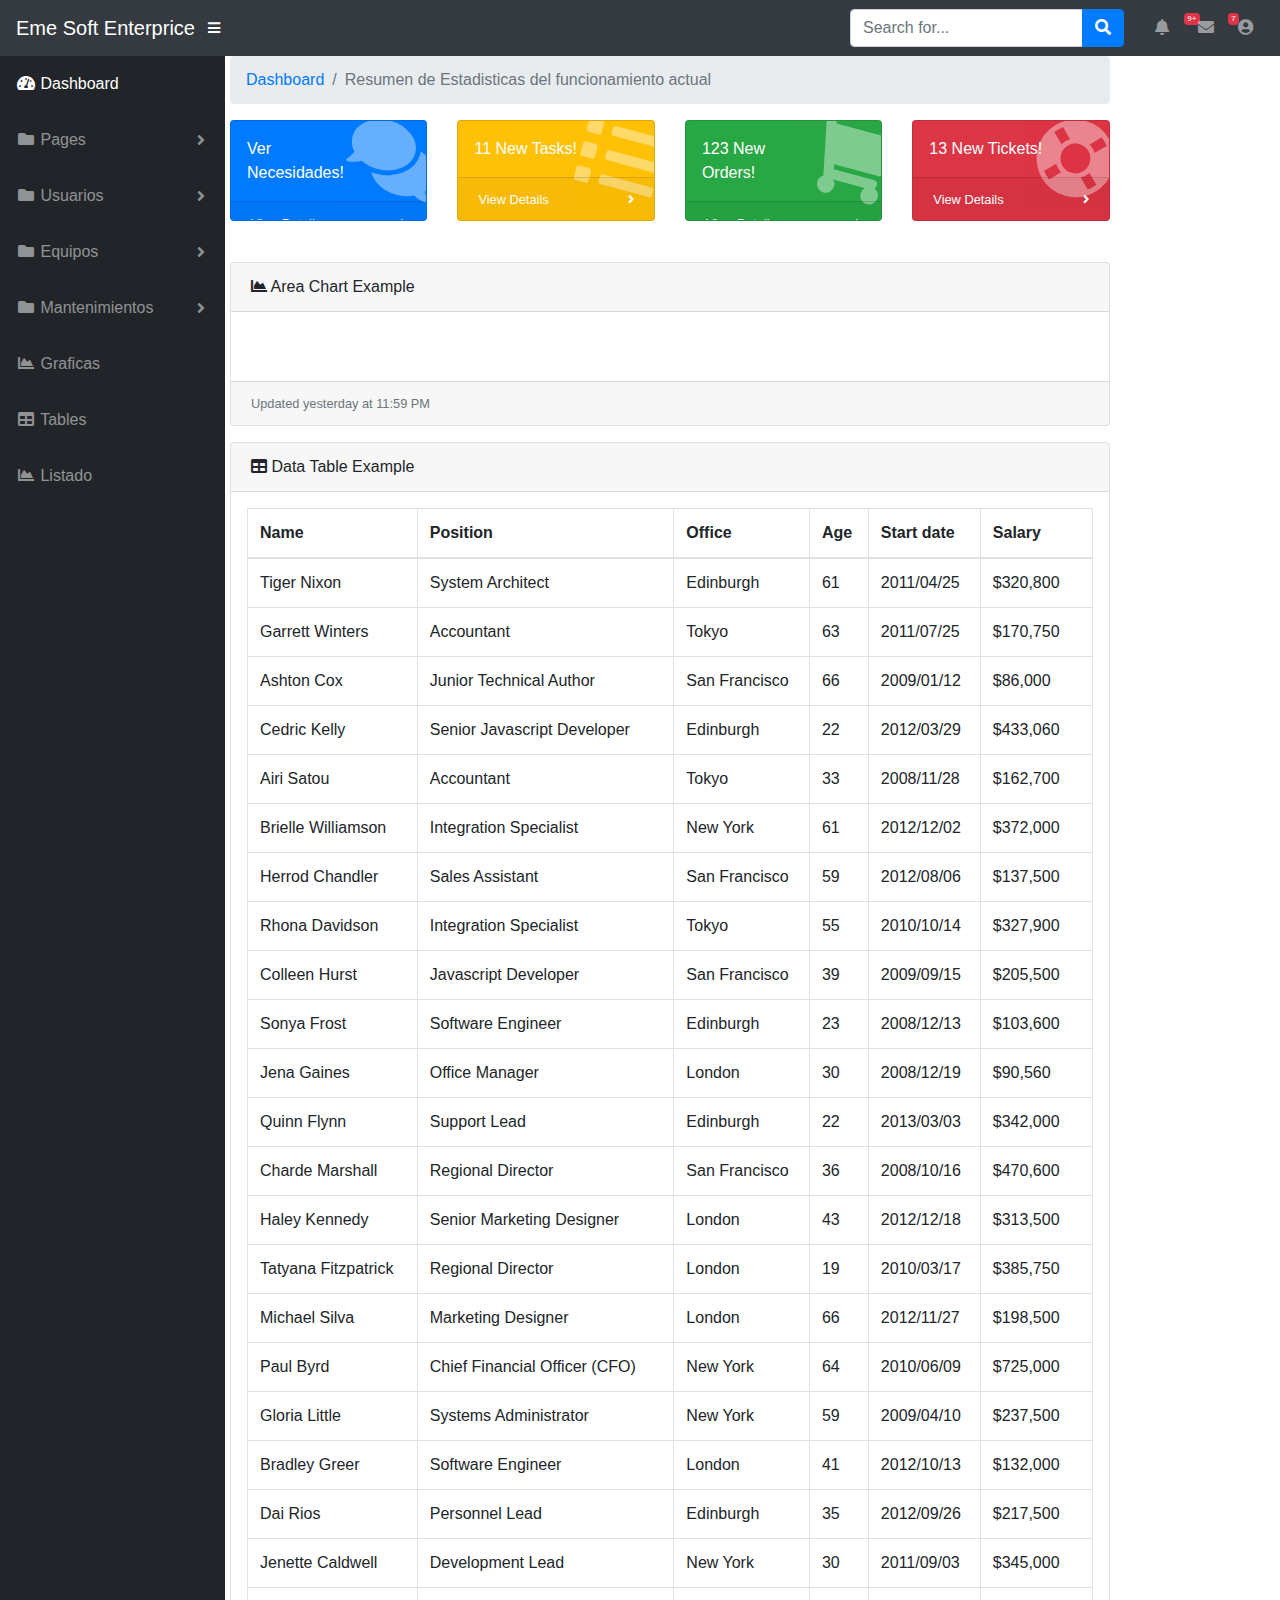
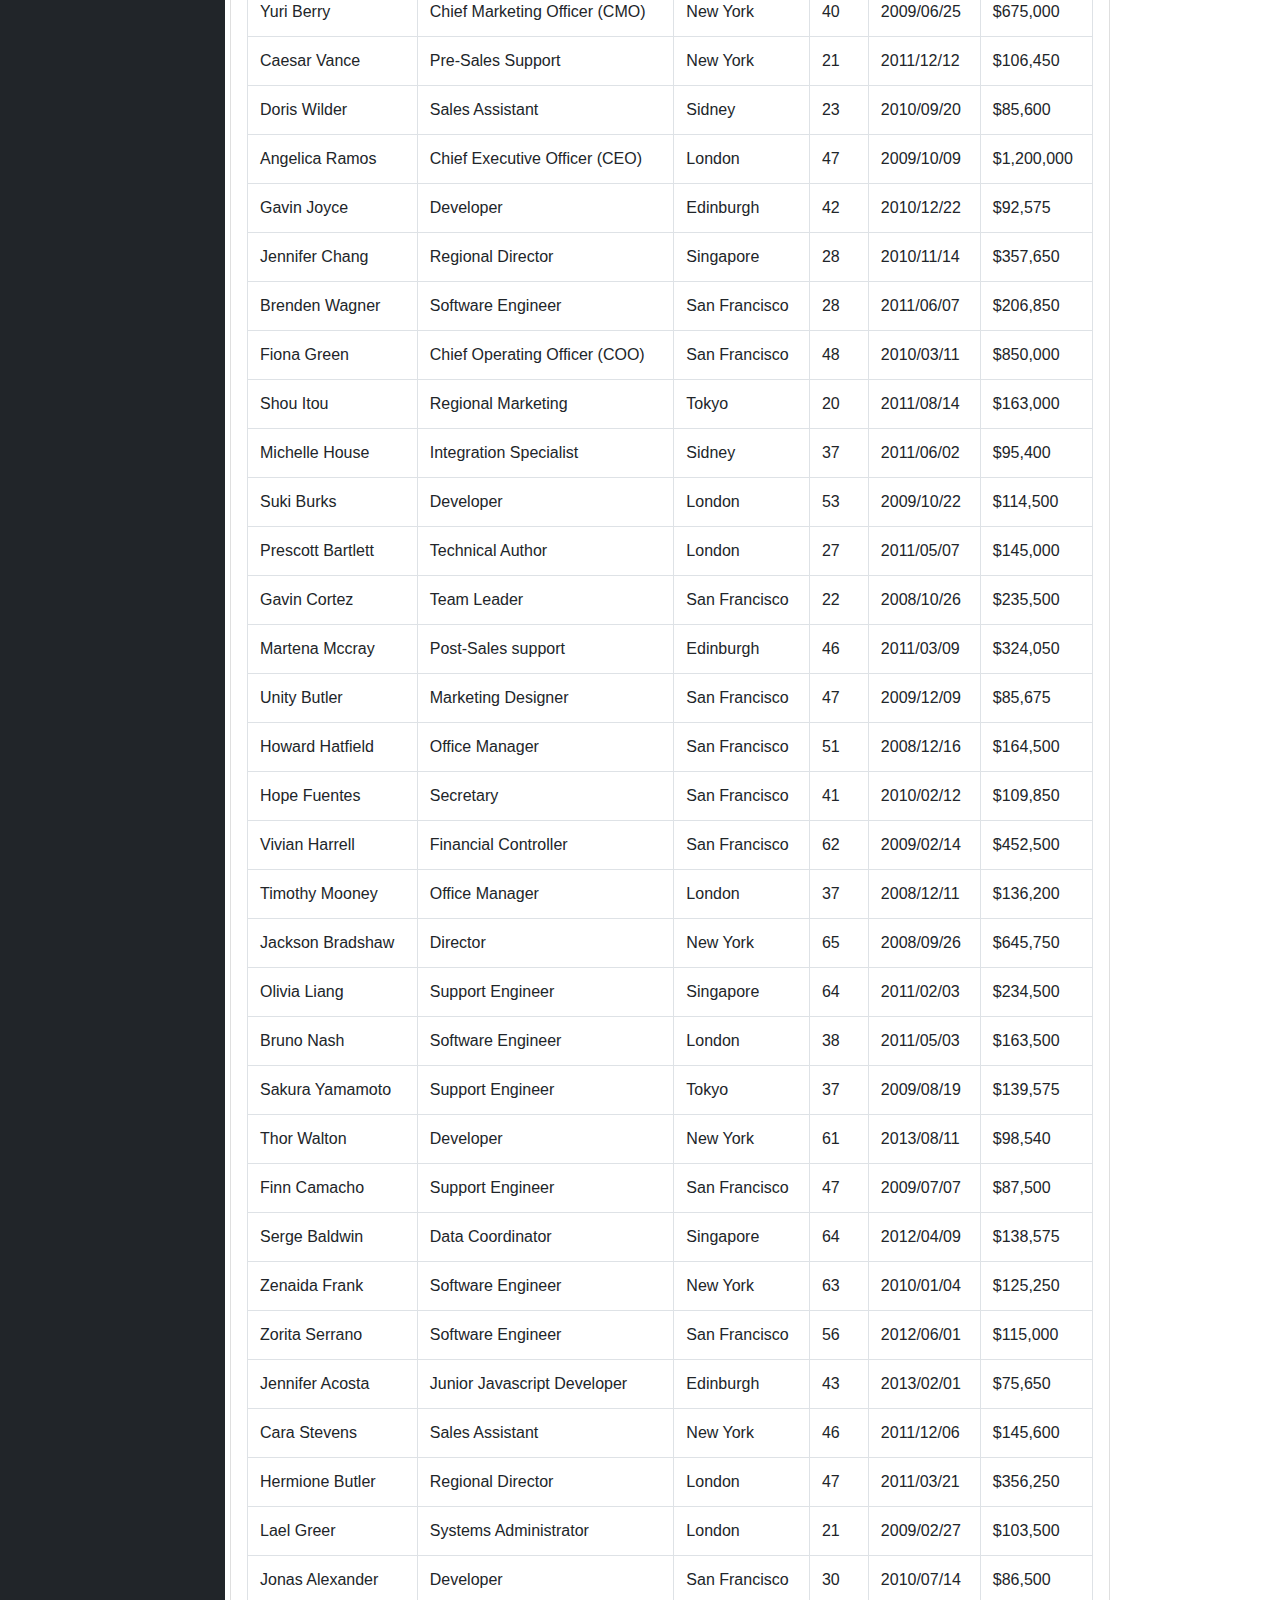
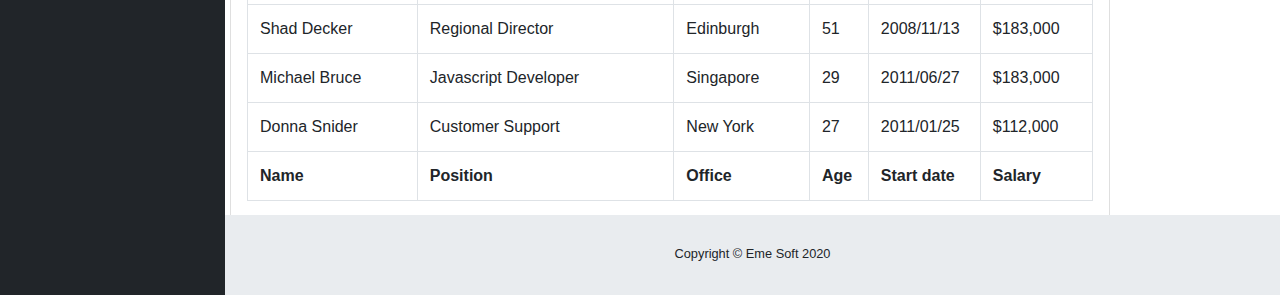
<file: index.html>
<!DOCTYPE html>
<html lang="en">

<head>

    <meta charset="utf-8">
    <meta http-equiv="X-UA-Compatible" content="IE=edge">
    <meta name="viewport" content="width=device-width, initial-scale=1, shrink-to-fit=no">
    <meta name="description" content="">
    <meta name="author" content="">

    <title>Eme Soft - Dashboard</title>

    <!-- Custom fonts for this template-->
    <link href="vendor/fontawesome-free/css/all.min.css" rel="stylesheet" type="text/css">

    <!-- Page level plugin CSS-->
    <link href="vendor/datatables/dataTables.bootstrap4.css" rel="stylesheet">

    <!-- Custom styles for this template-->
    <link href="css/sb-admin.css" rel="stylesheet">

</head>

<body id="page-top">

    <nav class="navbar navbar-expand navbar-dark bg-dark static-top">

        <a class="navbar-brand mr-1" href="index.html">Eme Soft Enterprice</a>

        <button class="btn btn-link btn-sm text-white order-1 order-sm-0" id="sidebarToggle" href="#">
      <i class="fas fa-bars"></i>
    </button>

        <!-- Navbar Search -->
        <form class="d-none d-md-inline-block form-inline ml-auto mr-0 mr-md-3 my-2 my-md-0">
            <div class="input-group">
                <input type="text" class="form-control" placeholder="Search for..." aria-label="Search" aria-describedby="basic-addon2">
                <div class="input-group-append">
                    <button class="btn btn-primary" type="button">
            <i class="fas fa-search"></i>
          </button>
                </div>
            </div>
        </form>

        <!-- Navbar -->
        <ul class="navbar-nav ml-auto ml-md-0">
            <li class="nav-item dropdown no-arrow mx-1">
                <a class="nav-link dropdown-toggle" href="#" id="alertsDropdown" role="button" data-toggle="dropdown" aria-haspopup="true" aria-expanded="false">
                    <i class="fas fa-bell fa-fw"></i>
                    <span class="badge badge-danger">9+</span>
                </a>
                <div class="dropdown-menu dropdown-menu-right" aria-labelledby="alertsDropdown">
                    <a class="dropdown-item" href="#">Action</a>
                    <a class="dropdown-item" href="#">Another action</a>
                    <div class="dropdown-divider"></div>
                    <a class="dropdown-item" href="#">Something else here</a>
                </div>
            </li>
            <li class="nav-item dropdown no-arrow mx-1">
                <a class="nav-link dropdown-toggle" href="#" id="messagesDropdown" role="button" data-toggle="dropdown" aria-haspopup="true" aria-expanded="false">
                    <i class="fas fa-envelope fa-fw"></i>
                    <span class="badge badge-danger">7</span>
                </a>
                <div class="dropdown-menu dropdown-menu-right" aria-labelledby="messagesDropdown">
                    <a class="dropdown-item" href="#">Action</a>
                    <a class="dropdown-item" href="#">Another action</a>
                    <div class="dropdown-divider"></div>
                    <a class="dropdown-item" href="#">Something else here</a>
                </div>
            </li>
            <li class="nav-item dropdown no-arrow">
                <a class="nav-link dropdown-toggle" href="#" id="userDropdown" role="button" data-toggle="dropdown" aria-haspopup="true" aria-expanded="false">
                    <i class="fas fa-user-circle fa-fw"></i>
                </a>
                <div class="dropdown-menu dropdown-menu-right" aria-labelledby="userDropdown">
                    <a class="dropdown-item" href="#">Settings</a>
                    <a class="dropdown-item" href="#">Activity Log</a>
                    <div class="dropdown-divider"></div>
                    <a class="dropdown-item" href="#" data-toggle="modal" data-target="#logoutModal">Logout</a>
                </div>
            </li>
        </ul>

    </nav>

    <div id="wrapper">

        <!-- Sidebar -->
        <ul class="sidebar navbar-nav">
            <li class="nav-item active">
                <a class="nav-link" href="index.html">
                    <i class="fas fa-fw fa-tachometer-alt"></i>
                    <span>Dashboard</span>
                </a>
            </li>
            <li class="nav-item dropdown">
                <a class="nav-link dropdown-toggle" href="#" id="pagesDropdown" role="button" data-toggle="dropdown" aria-haspopup="true" aria-expanded="false">
                    <i class="fas fa-fw fa-folder"></i>
                    <span>Pages</span>
                </a>
                <div class="dropdown-menu" aria-labelledby="pagesDropdown">
                    <h6 class="dropdown-header">Login Screens:</h6>
                    <a class="dropdown-item" href="login.html">Login</a>
                    <a class="dropdown-item" href="register.html">Register</a>
                    <a class="dropdown-item" href="forgot-password.html">Forgot Password</a>
                    <div class="dropdown-divider"></div>
                    <h6 class="dropdown-header">Other Pages:</h6>
                    <a class="dropdown-item" href="404.html">404 Page</a>
                    <a class="dropdown-item" href="blank.html">Blank Page</a>
                </div>
            </li>

            <li class="nav-item dropdown" title="Usuarios">
                <div id="creariframe">
                    <a class=" nav-link dropdown-toggle " href="#" id="pagesDropdown " role="button " data-toggle="dropdown " aria-haspopup="true " aria-expanded="false ">
                        <i class="fas fa-fw fa-folder "></i>
                        <span>Usuarios</span>

                    </a>

                    <div class="dropdown-menu " aria-labelledby="pagesDropdown ">
                        <h6 class="dropdown-header ">Principales</h6>
                        <a class="dropdown-item " href="login.html ">Ingenieros</a>
                        <a class="dropdown-item " href="register.html ">Tecnicos</a>

                        <div class="dropdown-divider "></div>
                        <h6 class="dropdown-header ">Otros Usuarios</h6>
                        <a class="dropdown-item " href="404.html ">Proveedores</a>

                    </div>

            </li>
            <li class="nav-item dropdown ">
                <a class="nav-link dropdown-toggle " href="#" id="pagesDropdown " role="button " data-toggle="dropdown " aria-haspopup="true " aria-expanded="false ">
                    <i class="fas fa-fw fa-folder "></i>
                    <span>Equipos</span>
                </a>
                <div class="dropdown-menu " aria-labelledby="pagesDropdown ">

                    <a class="dropdown-item " href="login.html ">Ver Lista</a>
                    <h6 class="dropdown-header ">Accion</h6>
                    <a class="dropdown-item " href="register.html ">Agregar</a>
                    <a class="dropdown-item " href="register.html ">Editar</a>
                    <a class="dropdown-item " href="register.html ">Eliminar</a>

                    <div class="dropdown-divider "></div>
                    <h6 class="dropdown-header ">Otras Acciones</h6>
                    <a class="dropdown-item " href="404.html ">Funcionamiento</a>

                </div>

            </li>
            <li class="nav-item dropdown ">
                <a class="nav-link dropdown-toggle " href="# " id="pagesDropdown " role="button " data-toggle="dropdown " aria-haspopup="true " aria-expanded="false ">
                    <i class="fas fa-fw fa-folder "></i>
                    <span>Mantenimientos</span>
                </a>
                <div class="dropdown-menu " aria-labelledby="pagesDropdown ">
                    <h6 class="dropdown-header ">Generar Nuevo:</h6>
                    <a class="dropdown-item " href="login.html ">Mantto Preventivo</a>
                    <a class="dropdown-item " href="register.html ">Mantto Correcto</a>
                    <a class="dropdown-item " href="forgot-password.html ">Orden de Trabajo</a>
                    <div class="dropdown-divider "></div>
                    <h6 class="dropdown-header ">Otras Funciones:</h6>
                    <a class="dropdown-item " href="404.html ">Ver Status Mantto</a>
                    <a class="dropdown-item " href="blank.html ">Eliminar Orgen</a>
                </div>

            </li>

            <li class="nav-item ">
                <a class="nav-link " href="Graficas.html ">
                    <i class="fas fa-fw fa-chart-area "></i>
                    <span>Graficas</span></a>
            </li>
            <li class="nav-item ">
                <a class="nav-link " href="tables.html ">
                    <i class="fas fa-fw fa-table "></i>
                    <span>Tables</span></a>
            </li>
            <li class="nav-item ">
                <a class="nav-link " href="ejemplo.html ">
                    <i class="fas fa-fw fa-chart-area "></i>
                    <span>Listado</span></a>
            </li>
        </ul>

        <div id="content-wrapper ">

            <div class="container-fluid ">

                <!-- Breadcrumbs-->
                <ol class="breadcrumb ">
                    <li class="breadcrumb-item ">
                        <a href="# ">Dashboard</a>
                    </li>
                    <li class="breadcrumb-item active ">Resumen de Estadisticas del funcionamiento actual</li>
                </ol>

                <!-- Icon Cards-->
                <div class="row ">
                    <div class="col-xl-3 col-sm-6 mb-3 ">
                        <div class="card text-white bg-primary o-hidden h-100 ">
                            <div class="card-body ">
                                <div class="card-body-icon ">
                                    <i class="fas fa-fw fa-comments "></i>
                                </div>
                                <div class="mr-5 ">Ver Necesidades!</div>
                            </div>
                            <a class="card-footer text-white clearfix small z-1 " href="# ">
                                <span class="float-left ">View Details</span>
                                <span class="float-right ">
                  <i class="fas fa-angle-right "></i>
                </span>
                            </a>
                        </div>
                    </div>
                    <div class="col-xl-3 col-sm-6 mb-3 ">
                        <div class="card text-white bg-warning o-hidden h-100 ">
                            <div class="card-body ">
                                <div class="card-body-icon ">
                                    <i class="fas fa-fw fa-list "></i>
                                </div>
                                <div class="mr-5 ">11 New Tasks!</div>
                            </div>
                            <a class="card-footer text-white clearfix small z-1 " href="# ">
                                <span class="float-left ">View Details</span>
                                <span class="float-right ">
                  <i class="fas fa-angle-right "></i>
                </span>
                            </a>
                        </div>
                    </div>
                    <div class="col-xl-3 col-sm-6 mb-3 ">
                        <div class="card text-white bg-success o-hidden h-100 ">
                            <div class="card-body ">
                                <div class="card-body-icon ">
                                    <i class="fas fa-fw fa-shopping-cart "></i>
                                </div>
                                <div class="mr-5 ">123 New Orders!</div>
                            </div>
                            <a class="card-footer text-white clearfix small z-1 " href="# ">
                                <span class="float-left ">View Details</span>
                                <span class="float-right ">
                  <i class="fas fa-angle-right "></i>
                </span>
                            </a>
                        </div>
                    </div>
                    <div class="col-xl-3 col-sm-6 mb-3 ">
                        <div class="card text-white bg-danger o-hidden h-100 ">
                            <div class="card-body ">
                                <div class="card-body-icon ">
                                    <i class="fas fa-fw fa-life-ring "></i>
                                </div>
                                <div class="mr-5 ">13 New Tickets!</div>
                            </div>
                            <a class="card-footer text-white clearfix small z-1 " href="# ">
                                <span class="float-left ">View Details</span>
                                <span class="float-right ">
                  <i class="fas fa-angle-right "></i>
                </span>
                            </a>
                        </div>
                    </div>
                </div>
                <!-- Area de trabajos iframes-->
                <div id="Contenidoiframe ">

                </div>
                <!-- Area Chart Example-->
                <div class="card mb-3 ">
                    <div class="card-header ">
                        <i class="fas fa-chart-area "></i> Area Chart Example</div>
                    <div class="card-body ">
                        <canvas id="myAreaChart " width="100% " height="30"></canvas>
                    </div>
                    <div class="card-footer small text-muted ">Updated yesterday at 11:59 PM</div>
                </div>

                <!-- DataTables Example -->
                <div class="card mb-3 ">
                    <div class="card-header ">
                        <i class="fas fa-table "></i> Data Table Example</div>
                    <div class="card-body ">
                        <div class="table-responsive ">
                            <table class="table table-bordered " id="dataTable " width="100% " cellspacing="0 ">
                                <thead>
                                    <tr>
                                        <th>Name</th>
                                        <th>Position</th>
                                        <th>Office</th>
                                        <th>Age</th>
                                        <th>Start date</th>
                                        <th>Salary</th>
                                    </tr>
                                </thead>
                                <tfoot>
                                    <tr>
                                        <th>Name</th>
                                        <th>Position</th>
                                        <th>Office</th>
                                        <th>Age</th>
                                        <th>Start date</th>
                                        <th>Salary</th>
                                    </tr>
                                </tfoot>
                                <tbody>
                                    <tr>
                                        <td>Tiger Nixon</td>
                                        <td>System Architect</td>
                                        <td>Edinburgh</td>
                                        <td>61</td>
                                        <td>2011/04/25</td>
                                        <td>$320,800</td>
                                    </tr>
                                    <tr>
                                        <td>Garrett Winters</td>
                                        <td>Accountant</td>
                                        <td>Tokyo</td>
                                        <td>63</td>
                                        <td>2011/07/25</td>
                                        <td>$170,750</td>
                                    </tr>
                                    <tr>
                                        <td>Ashton Cox</td>
                                        <td>Junior Technical Author</td>
                                        <td>San Francisco</td>
                                        <td>66</td>
                                        <td>2009/01/12</td>
                                        <td>$86,000</td>
                                    </tr>
                                    <tr>
                                        <td>Cedric Kelly</td>
                                        <td>Senior Javascript Developer</td>
                                        <td>Edinburgh</td>
                                        <td>22</td>
                                        <td>2012/03/29</td>
                                        <td>$433,060</td>
                                    </tr>
                                    <tr>
                                        <td>Airi Satou</td>
                                        <td>Accountant</td>
                                        <td>Tokyo</td>
                                        <td>33</td>
                                        <td>2008/11/28</td>
                                        <td>$162,700</td>
                                    </tr>
                                    <tr>
                                        <td>Brielle Williamson</td>
                                        <td>Integration Specialist</td>
                                        <td>New York</td>
                                        <td>61</td>
                                        <td>2012/12/02</td>
                                        <td>$372,000</td>
                                    </tr>
                                    <tr>
                                        <td>Herrod Chandler</td>
                                        <td>Sales Assistant</td>
                                        <td>San Francisco</td>
                                        <td>59</td>
                                        <td>2012/08/06</td>
                                        <td>$137,500</td>
                                    </tr>
                                    <tr>
                                        <td>Rhona Davidson</td>
                                        <td>Integration Specialist</td>
                                        <td>Tokyo</td>
                                        <td>55</td>
                                        <td>2010/10/14</td>
                                        <td>$327,900</td>
                                    </tr>
                                    <tr>
                                        <td>Colleen Hurst</td>
                                        <td>Javascript Developer</td>
                                        <td>San Francisco</td>
                                        <td>39</td>
                                        <td>2009/09/15</td>
                                        <td>$205,500</td>
                                    </tr>
                                    <tr>
                                        <td>Sonya Frost</td>
                                        <td>Software Engineer</td>
                                        <td>Edinburgh</td>
                                        <td>23</td>
                                        <td>2008/12/13</td>
                                        <td>$103,600</td>
                                    </tr>
                                    <tr>
                                        <td>Jena Gaines</td>
                                        <td>Office Manager</td>
                                        <td>London</td>
                                        <td>30</td>
                                        <td>2008/12/19</td>
                                        <td>$90,560</td>
                                    </tr>
                                    <tr>
                                        <td>Quinn Flynn</td>
                                        <td>Support Lead</td>
                                        <td>Edinburgh</td>
                                        <td>22</td>
                                        <td>2013/03/03</td>
                                        <td>$342,000</td>
                                    </tr>
                                    <tr>
                                        <td>Charde Marshall</td>
                                        <td>Regional Director</td>
                                        <td>San Francisco</td>
                                        <td>36</td>
                                        <td>2008/10/16</td>
                                        <td>$470,600</td>
                                    </tr>
                                    <tr>
                                        <td>Haley Kennedy</td>
                                        <td>Senior Marketing Designer</td>
                                        <td>London</td>
                                        <td>43</td>
                                        <td>2012/12/18</td>
                                        <td>$313,500</td>
                                    </tr>
                                    <tr>
                                        <td>Tatyana Fitzpatrick</td>
                                        <td>Regional Director</td>
                                        <td>London</td>
                                        <td>19</td>
                                        <td>2010/03/17</td>
                                        <td>$385,750</td>
                                    </tr>
                                    <tr>
                                        <td>Michael Silva</td>
                                        <td>Marketing Designer</td>
                                        <td>London</td>
                                        <td>66</td>
                                        <td>2012/11/27</td>
                                        <td>$198,500</td>
                                    </tr>
                                    <tr>
                                        <td>Paul Byrd</td>
                                        <td>Chief Financial Officer (CFO)</td>
                                        <td>New York</td>
                                        <td>64</td>
                                        <td>2010/06/09</td>
                                        <td>$725,000</td>
                                    </tr>
                                    <tr>
                                        <td>Gloria Little</td>
                                        <td>Systems Administrator</td>
                                        <td>New York</td>
                                        <td>59</td>
                                        <td>2009/04/10</td>
                                        <td>$237,500</td>
                                    </tr>
                                    <tr>
                                        <td>Bradley Greer</td>
                                        <td>Software Engineer</td>
                                        <td>London</td>
                                        <td>41</td>
                                        <td>2012/10/13</td>
                                        <td>$132,000</td>
                                    </tr>
                                    <tr>
                                        <td>Dai Rios</td>
                                        <td>Personnel Lead</td>
                                        <td>Edinburgh</td>
                                        <td>35</td>
                                        <td>2012/09/26</td>
                                        <td>$217,500</td>
                                    </tr>
                                    <tr>
                                        <td>Jenette Caldwell</td>
                                        <td>Development Lead</td>
                                        <td>New York</td>
                                        <td>30</td>
                                        <td>2011/09/03</td>
                                        <td>$345,000</td>
                                    </tr>
                                    <tr>
                                        <td>Yuri Berry</td>
                                        <td>Chief Marketing Officer (CMO)</td>
                                        <td>New York</td>
                                        <td>40</td>
                                        <td>2009/06/25</td>
                                        <td>$675,000</td>
                                    </tr>
                                    <tr>
                                        <td>Caesar Vance</td>
                                        <td>Pre-Sales Support</td>
                                        <td>New York</td>
                                        <td>21</td>
                                        <td>2011/12/12</td>
                                        <td>$106,450</td>
                                    </tr>
                                    <tr>
                                        <td>Doris Wilder</td>
                                        <td>Sales Assistant</td>
                                        <td>Sidney</td>
                                        <td>23</td>
                                        <td>2010/09/20</td>
                                        <td>$85,600</td>
                                    </tr>
                                    <tr>
                                        <td>Angelica Ramos</td>
                                        <td>Chief Executive Officer (CEO)</td>
                                        <td>London</td>
                                        <td>47</td>
                                        <td>2009/10/09</td>
                                        <td>$1,200,000</td>
                                    </tr>
                                    <tr>
                                        <td>Gavin Joyce</td>
                                        <td>Developer</td>
                                        <td>Edinburgh</td>
                                        <td>42</td>
                                        <td>2010/12/22</td>
                                        <td>$92,575</td>
                                    </tr>
                                    <tr>
                                        <td>Jennifer Chang</td>
                                        <td>Regional Director</td>
                                        <td>Singapore</td>
                                        <td>28</td>
                                        <td>2010/11/14</td>
                                        <td>$357,650</td>
                                    </tr>
                                    <tr>
                                        <td>Brenden Wagner</td>
                                        <td>Software Engineer</td>
                                        <td>San Francisco</td>
                                        <td>28</td>
                                        <td>2011/06/07</td>
                                        <td>$206,850</td>
                                    </tr>
                                    <tr>
                                        <td>Fiona Green</td>
                                        <td>Chief Operating Officer (COO)</td>
                                        <td>San Francisco</td>
                                        <td>48</td>
                                        <td>2010/03/11</td>
                                        <td>$850,000</td>
                                    </tr>
                                    <tr>
                                        <td>Shou Itou</td>
                                        <td>Regional Marketing</td>
                                        <td>Tokyo</td>
                                        <td>20</td>
                                        <td>2011/08/14</td>
                                        <td>$163,000</td>
                                    </tr>
                                    <tr>
                                        <td>Michelle House</td>
                                        <td>Integration Specialist</td>
                                        <td>Sidney</td>
                                        <td>37</td>
                                        <td>2011/06/02</td>
                                        <td>$95,400</td>
                                    </tr>
                                    <tr>
                                        <td>Suki Burks</td>
                                        <td>Developer</td>
                                        <td>London</td>
                                        <td>53</td>
                                        <td>2009/10/22</td>
                                        <td>$114,500</td>
                                    </tr>
                                    <tr>
                                        <td>Prescott Bartlett</td>
                                        <td>Technical Author</td>
                                        <td>London</td>
                                        <td>27</td>
                                        <td>2011/05/07</td>
                                        <td>$145,000</td>
                                    </tr>
                                    <tr>
                                        <td>Gavin Cortez</td>
                                        <td>Team Leader</td>
                                        <td>San Francisco</td>
                                        <td>22</td>
                                        <td>2008/10/26</td>
                                        <td>$235,500</td>
                                    </tr>
                                    <tr>
                                        <td>Martena Mccray</td>
                                        <td>Post-Sales support</td>
                                        <td>Edinburgh</td>
                                        <td>46</td>
                                        <td>2011/03/09</td>
                                        <td>$324,050</td>
                                    </tr>
                                    <tr>
                                        <td>Unity Butler</td>
                                        <td>Marketing Designer</td>
                                        <td>San Francisco</td>
                                        <td>47</td>
                                        <td>2009/12/09</td>
                                        <td>$85,675</td>
                                    </tr>
                                    <tr>
                                        <td>Howard Hatfield</td>
                                        <td>Office Manager</td>
                                        <td>San Francisco</td>
                                        <td>51</td>
                                        <td>2008/12/16</td>
                                        <td>$164,500</td>
                                    </tr>
                                    <tr>
                                        <td>Hope Fuentes</td>
                                        <td>Secretary</td>
                                        <td>San Francisco</td>
                                        <td>41</td>
                                        <td>2010/02/12</td>
                                        <td>$109,850</td>
                                    </tr>
                                    <tr>
                                        <td>Vivian Harrell</td>
                                        <td>Financial Controller</td>
                                        <td>San Francisco</td>
                                        <td>62</td>
                                        <td>2009/02/14</td>
                                        <td>$452,500</td>
                                    </tr>
                                    <tr>
                                        <td>Timothy Mooney</td>
                                        <td>Office Manager</td>
                                        <td>London</td>
                                        <td>37</td>
                                        <td>2008/12/11</td>
                                        <td>$136,200</td>
                                    </tr>
                                    <tr>
                                        <td>Jackson Bradshaw</td>
                                        <td>Director</td>
                                        <td>New York</td>
                                        <td>65</td>
                                        <td>2008/09/26</td>
                                        <td>$645,750</td>
                                    </tr>
                                    <tr>
                                        <td>Olivia Liang</td>
                                        <td>Support Engineer</td>
                                        <td>Singapore</td>
                                        <td>64</td>
                                        <td>2011/02/03</td>
                                        <td>$234,500</td>
                                    </tr>
                                    <tr>
                                        <td>Bruno Nash</td>
                                        <td>Software Engineer</td>
                                        <td>London</td>
                                        <td>38</td>
                                        <td>2011/05/03</td>
                                        <td>$163,500</td>
                                    </tr>
                                    <tr>
                                        <td>Sakura Yamamoto</td>
                                        <td>Support Engineer</td>
                                        <td>Tokyo</td>
                                        <td>37</td>
                                        <td>2009/08/19</td>
                                        <td>$139,575</td>
                                    </tr>
                                    <tr>
                                        <td>Thor Walton</td>
                                        <td>Developer</td>
                                        <td>New York</td>
                                        <td>61</td>
                                        <td>2013/08/11</td>
                                        <td>$98,540</td>
                                    </tr>
                                    <tr>
                                        <td>Finn Camacho</td>
                                        <td>Support Engineer</td>
                                        <td>San Francisco</td>
                                        <td>47</td>
                                        <td>2009/07/07</td>
                                        <td>$87,500</td>
                                    </tr>
                                    <tr>
                                        <td>Serge Baldwin</td>
                                        <td>Data Coordinator</td>
                                        <td>Singapore</td>
                                        <td>64</td>
                                        <td>2012/04/09</td>
                                        <td>$138,575</td>
                                    </tr>
                                    <tr>
                                        <td>Zenaida Frank</td>
                                        <td>Software Engineer</td>
                                        <td>New York</td>
                                        <td>63</td>
                                        <td>2010/01/04</td>
                                        <td>$125,250</td>
                                    </tr>
                                    <tr>
                                        <td>Zorita Serrano</td>
                                        <td>Software Engineer</td>
                                        <td>San Francisco</td>
                                        <td>56</td>
                                        <td>2012/06/01</td>
                                        <td>$115,000</td>
                                    </tr>
                                    <tr>
                                        <td>Jennifer Acosta</td>
                                        <td>Junior Javascript Developer</td>
                                        <td>Edinburgh</td>
                                        <td>43</td>
                                        <td>2013/02/01</td>
                                        <td>$75,650</td>
                                    </tr>
                                    <tr>
                                        <td>Cara Stevens</td>
                                        <td>Sales Assistant</td>
                                        <td>New York</td>
                                        <td>46</td>
                                        <td>2011/12/06</td>
                                        <td>$145,600</td>
                                    </tr>
                                    <tr>
                                        <td>Hermione Butler</td>
                                        <td>Regional Director</td>
                                        <td>London</td>
                                        <td>47</td>
                                        <td>2011/03/21</td>
                                        <td>$356,250</td>
                                    </tr>
                                    <tr>
                                        <td>Lael Greer</td>
                                        <td>Systems Administrator</td>
                                        <td>London</td>
                                        <td>21</td>
                                        <td>2009/02/27</td>
                                        <td>$103,500</td>
                                    </tr>
                                    <tr>
                                        <td>Jonas Alexander</td>
                                        <td>Developer</td>
                                        <td>San Francisco</td>
                                        <td>30</td>
                                        <td>2010/07/14</td>
                                        <td>$86,500</td>
                                    </tr>
                                    <tr>
                                        <td>Shad Decker</td>
                                        <td>Regional Director</td>
                                        <td>Edinburgh</td>
                                        <td>51</td>
                                        <td>2008/11/13</td>
                                        <td>$183,000</td>
                                    </tr>
                                    <tr>
                                        <td>Michael Bruce</td>
                                        <td>Javascript Developer</td>
                                        <td>Singapore</td>
                                        <td>29</td>
                                        <td>2011/06/27</td>
                                        <td>$183,000</td>
                                    </tr>
                                    <tr>
                                        <td>Donna Snider</td>
                                        <td>Customer Support</td>
                                        <td>New York</td>
                                        <td>27</td>
                                        <td>2011/01/25</td>
                                        <td>$112,000</td>
                                    </tr>
                                </tbody>
                            </table>
                        </div>
                    </div>
                    <div class="card-footer small text-muted ">Updated yesterday at 11:59 PM</div>
                </div>

            </div>
            <!-- /.container-fluid -->

            <!-- Sticky Footer -->
            <footer class="sticky-footer ">
                <div class="container my-auto ">
                    <div class="copyright text-center my-auto ">
                        <span>Copyright © Eme Soft 2020</span>
                    </div>
                </div>
            </footer>

        </div>
        <!-- /.content-wrapper -->

        </div>
        <!-- /#wrapper -->

        <!-- Scroll to Top Button-->
        <a class="scroll-to-top rounded " href="#page-top ">
            <i class="fas fa-angle-up "></i>
        </a>

        <!-- Logout Modal-->
        <div class="modal fade " id="logoutModal " tabindex="-1 " role="dialog " aria-labelledby="exampleModalLabel " aria-hidden="true ">
            <div class="modal-dialog " role="document ">
                <div class="modal-content ">
                    <div class="modal-header ">
                        <h5 class="modal-title " id="exampleModalLabel ">Ready to Leave?</h5>
                        <button class="close " type="button " data-dismiss="modal " aria-label="Close ">
            <span aria-hidden="true ">×</span>
          </button>
                    </div>
                    <div class="modal-body ">Select "Logout " below if you are ready to end your current session.</div>
                    <div class="modal-footer ">
                        <button class="btn btn-secondary " type="button " data-dismiss="modal ">Cancel</button>
                        <a class="btn btn-primary " href="login.html ">Logout</a>
                    </div>
                </div>
            </div>
        </div>

        <!--se Agrega para inserta iframe en pagina principal-->

        <script src='js/iframes-grillHtml.js'></script>
        <!-- Bootstrap core JavaScript-->
        <script src="vendor/jquery/jquery.min.js "></script>
        <script src="vendor/bootstrap/js/bootstrap.bundle.min.js "></script>

        <!-- Core plugin JavaScript-->
        <script src="vendor/jquery-easing/jquery.easing.min.js "></script>

        <!-- Page level plugin JavaScript-->
        <script src="vendor/chart.js/Chart.min.js "></script>
        <script src="vendor/datatables/jquery.dataTables.js "></script>
        <script src="vendor/datatables/dataTables.bootstrap4.js "></script>

        <!-- Custom scripts for all pages-->
        <script src="js/sb-admin.min.js "></script>

        <!-- Demo scripts for this page-->
        <script src="js/demo/datatables-demo.js "></script>
        <script src="js/demo/chart-area-demo.js "></script>

</body>

</html>
</file>
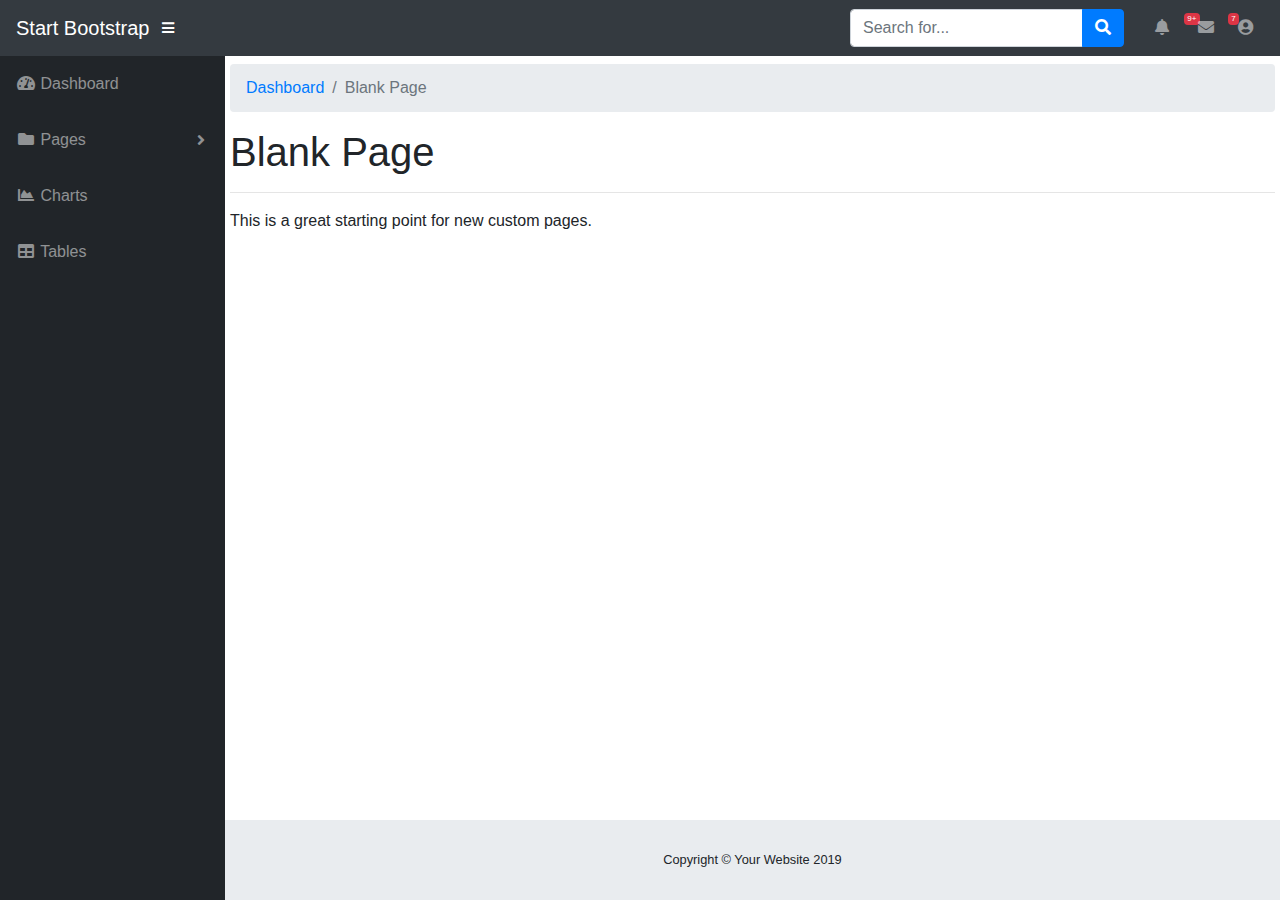
<file: blank.html>
<!DOCTYPE html>
<html lang="en">

<head>

  <meta charset="utf-8">
  <meta http-equiv="X-UA-Compatible" content="IE=edge">
  <meta name="viewport" content="width=device-width, initial-scale=1, shrink-to-fit=no">
  <meta name="description" content="">
  <meta name="author" content="">

  <title>SB Admin - Blank Page</title>

  <!-- Custom fonts for this template-->
  <link href="vendor/fontawesome-free/css/all.min.css" rel="stylesheet" type="text/css">

  <!-- Page level plugin CSS-->
  <link href="vendor/datatables/dataTables.bootstrap4.css" rel="stylesheet">

  <!-- Custom styles for this template-->
  <link href="css/sb-admin.css" rel="stylesheet">

</head>

<body id="page-top">

  <nav class="navbar navbar-expand navbar-dark bg-dark static-top">

    <a class="navbar-brand mr-1" href="index.html">Start Bootstrap</a>

    <button class="btn btn-link btn-sm text-white order-1 order-sm-0" id="sidebarToggle" href="#">
      <i class="fas fa-bars"></i>
    </button>

    <!-- Navbar Search -->
    <form class="d-none d-md-inline-block form-inline ml-auto mr-0 mr-md-3 my-2 my-md-0">
      <div class="input-group">
        <input type="text" class="form-control" placeholder="Search for..." aria-label="Search" aria-describedby="basic-addon2">
        <div class="input-group-append">
          <button class="btn btn-primary" type="button">
            <i class="fas fa-search"></i>
          </button>
        </div>
      </div>
    </form>

    <!-- Navbar -->
    <ul class="navbar-nav ml-auto ml-md-0">
      <li class="nav-item dropdown no-arrow mx-1">
        <a class="nav-link dropdown-toggle" href="#" id="alertsDropdown" role="button" data-toggle="dropdown" aria-haspopup="true" aria-expanded="false">
          <i class="fas fa-bell fa-fw"></i>
          <span class="badge badge-danger">9+</span>
        </a>
        <div class="dropdown-menu dropdown-menu-right" aria-labelledby="alertsDropdown">
          <a class="dropdown-item" href="#">Action</a>
          <a class="dropdown-item" href="#">Another action</a>
          <div class="dropdown-divider"></div>
          <a class="dropdown-item" href="#">Something else here</a>
        </div>
      </li>
      <li class="nav-item dropdown no-arrow mx-1">
        <a class="nav-link dropdown-toggle" href="#" id="messagesDropdown" role="button" data-toggle="dropdown" aria-haspopup="true" aria-expanded="false">
          <i class="fas fa-envelope fa-fw"></i>
          <span class="badge badge-danger">7</span>
        </a>
        <div class="dropdown-menu dropdown-menu-right" aria-labelledby="messagesDropdown">
          <a class="dropdown-item" href="#">Action</a>
          <a class="dropdown-item" href="#">Another action</a>
          <div class="dropdown-divider"></div>
          <a class="dropdown-item" href="#">Something else here</a>
        </div>
      </li>
      <li class="nav-item dropdown no-arrow">
        <a class="nav-link dropdown-toggle" href="#" id="userDropdown" role="button" data-toggle="dropdown" aria-haspopup="true" aria-expanded="false">
          <i class="fas fa-user-circle fa-fw"></i>
        </a>
        <div class="dropdown-menu dropdown-menu-right" aria-labelledby="userDropdown">
          <a class="dropdown-item" href="#">Settings</a>
          <a class="dropdown-item" href="#">Activity Log</a>
          <div class="dropdown-divider"></div>
          <a class="dropdown-item" href="#" data-toggle="modal" data-target="#logoutModal">Logout</a>
        </div>
      </li>
    </ul>

  </nav>

  <div id="wrapper">

    <!-- Sidebar -->
    <ul class="sidebar navbar-nav">
      <li class="nav-item">
        <a class="nav-link" href="index.html">
          <i class="fas fa-fw fa-tachometer-alt"></i>
          <span>Dashboard</span>
        </a>
      </li>
      <li class="nav-item dropdown">
        <a class="nav-link dropdown-toggle" href="#" id="pagesDropdown" role="button" data-toggle="dropdown" aria-haspopup="true" aria-expanded="false">
          <i class="fas fa-fw fa-folder"></i>
          <span>Pages</span>
        </a>
        <div class="dropdown-menu" aria-labelledby="pagesDropdown">
          <h6 class="dropdown-header">Login Screens:</h6>
          <a class="dropdown-item" href="login.html">Login</a>
          <a class="dropdown-item" href="register.html">Register</a>
          <a class="dropdown-item" href="forgot-password.html">Forgot Password</a>
          <div class="dropdown-divider"></div>
          <h6 class="dropdown-header">Other Pages:</h6>
          <a class="dropdown-item" href="404.html">404 Page</a>
          <a class="dropdown-item active" href="blank.html">Blank Page</a>
        </div>
      </li>
      <li class="nav-item">
        <a class="nav-link" href="charts.html">
          <i class="fas fa-fw fa-chart-area"></i>
          <span>Charts</span></a>
      </li>
      <li class="nav-item">
        <a class="nav-link" href="tables.html">
          <i class="fas fa-fw fa-table"></i>
          <span>Tables</span></a>
      </li>
    </ul>

    <div id="content-wrapper">

      <div class="container-fluid">

        <!-- Breadcrumbs-->
        <ol class="breadcrumb">
          <li class="breadcrumb-item">
            <a href="index.html">Dashboard</a>
          </li>
          <li class="breadcrumb-item active">Blank Page</li>
        </ol>

        <!-- Page Content -->
        <h1>Blank Page</h1>
        <hr>
        <p>This is a great starting point for new custom pages.</p>

      </div>
      <!-- /.container-fluid -->

      <!-- Sticky Footer -->
      <footer class="sticky-footer">
        <div class="container my-auto">
          <div class="copyright text-center my-auto">
            <span>Copyright © Your Website 2019</span>
          </div>
        </div>
      </footer>

    </div>
    <!-- /.content-wrapper -->

  </div>
  <!-- /#wrapper -->

  <!-- Scroll to Top Button-->
  <a class="scroll-to-top rounded" href="#page-top">
    <i class="fas fa-angle-up"></i>
  </a>

  <!-- Logout Modal-->
  <div class="modal fade" id="logoutModal" tabindex="-1" role="dialog" aria-labelledby="exampleModalLabel" aria-hidden="true">
    <div class="modal-dialog" role="document">
      <div class="modal-content">
        <div class="modal-header">
          <h5 class="modal-title" id="exampleModalLabel">Ready to Leave?</h5>
          <button class="close" type="button" data-dismiss="modal" aria-label="Close">
            <span aria-hidden="true">×</span>
          </button>
        </div>
        <div class="modal-body">Select "Logout" below if you are ready to end your current session.</div>
        <div class="modal-footer">
          <button class="btn btn-secondary" type="button" data-dismiss="modal">Cancel</button>
          <a class="btn btn-primary" href="login.html">Logout</a>
        </div>
      </div>
    </div>
  </div>

  <!-- Bootstrap core JavaScript-->
  <script src="vendor/jquery/jquery.min.js"></script>
  <script src="vendor/bootstrap/js/bootstrap.bundle.min.js"></script>

  <!-- Core plugin JavaScript-->
  <script src="vendor/jquery-easing/jquery.easing.min.js"></script>

  <!-- Custom scripts for all pages-->
  <script src="js/sb-admin.min.js"></script>

</body>

</html>
</file>
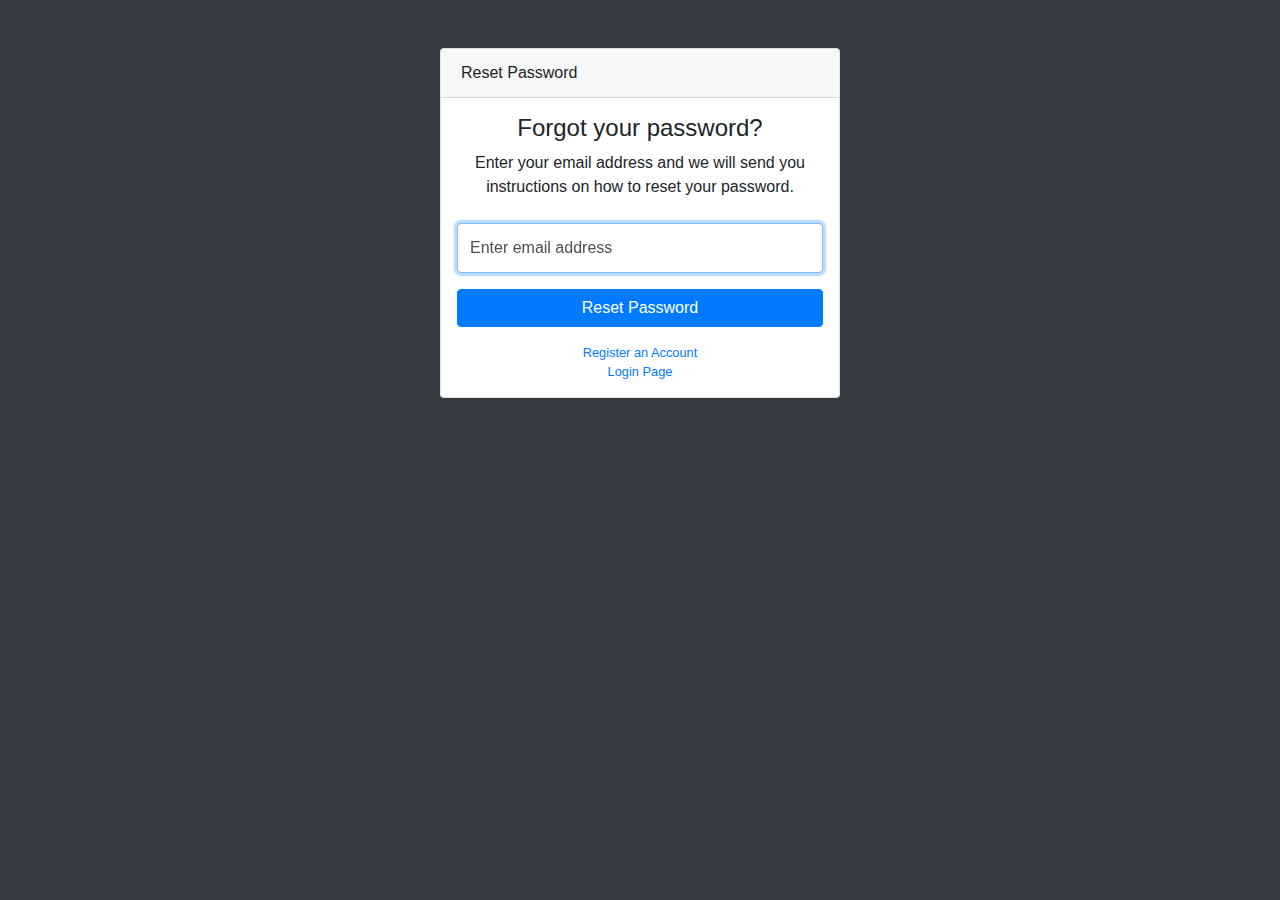
<file: forgot-password.html>
<!DOCTYPE html>
<html lang="en">

<head>

  <meta charset="utf-8">
  <meta http-equiv="X-UA-Compatible" content="IE=edge">
  <meta name="viewport" content="width=device-width, initial-scale=1, shrink-to-fit=no">
  <meta name="description" content="">
  <meta name="author" content="">

  <title>SB Admin - Forgot Password</title>

  <!-- Custom fonts for this template-->
  <link href="vendor/fontawesome-free/css/all.min.css" rel="stylesheet" type="text/css">

  <!-- Custom styles for this template-->
  <link href="css/sb-admin.css" rel="stylesheet">

</head>

<body class="bg-dark">

  <div class="container">
    <div class="card card-login mx-auto mt-5">
      <div class="card-header">Reset Password</div>
      <div class="card-body">
        <div class="text-center mb-4">
          <h4>Forgot your password?</h4>
          <p>Enter your email address and we will send you instructions on how to reset your password.</p>
        </div>
        <form>
          <div class="form-group">
            <div class="form-label-group">
              <input type="email" id="inputEmail" class="form-control" placeholder="Enter email address" required="required" autofocus="autofocus">
              <label for="inputEmail">Enter email address</label>
            </div>
          </div>
          <a class="btn btn-primary btn-block" href="login.html">Reset Password</a>
        </form>
        <div class="text-center">
          <a class="d-block small mt-3" href="register.html">Register an Account</a>
          <a class="d-block small" href="login.html">Login Page</a>
        </div>
      </div>
    </div>
  </div>

  <!-- Bootstrap core JavaScript-->
  <script src="vendor/jquery/jquery.min.js"></script>
  <script src="vendor/bootstrap/js/bootstrap.bundle.min.js"></script>

  <!-- Core plugin JavaScript-->
  <script src="vendor/jquery-easing/jquery.easing.min.js"></script>

</body>

</html>
</file>
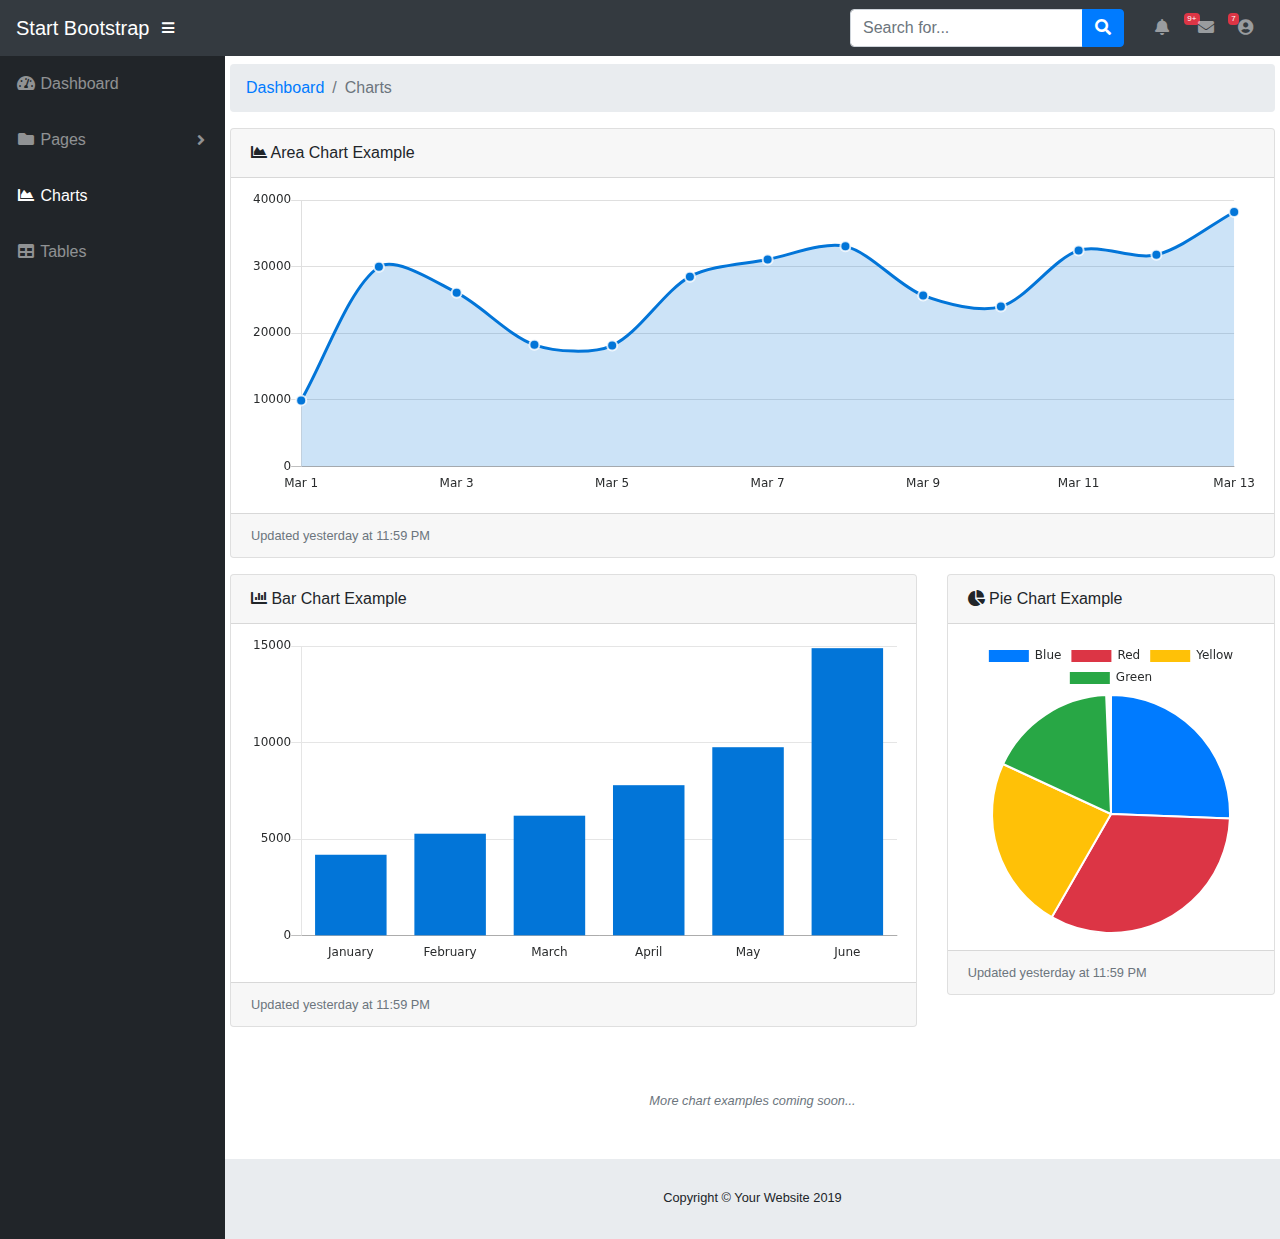
<file: Graficas.html>
<!DOCTYPE html>
<html lang="en">

<head>

  <meta charset="utf-8">
  <meta http-equiv="X-UA-Compatible" content="IE=edge">
  <meta name="viewport" content="width=device-width, initial-scale=1, shrink-to-fit=no">
  <meta name="description" content="">
  <meta name="author" content="">

  <title>SB Admin - Charts</title>

  <!-- Custom fonts for this template-->
  <link href="vendor/fontawesome-free/css/all.min.css" rel="stylesheet" type="text/css">

  <!-- Page level plugin CSS-->
  <link href="vendor/datatables/dataTables.bootstrap4.css" rel="stylesheet">

  <!-- Custom styles for this template-->
  <link href="css/sb-admin.css" rel="stylesheet">

</head>

<body id="page-top">

  <nav class="navbar navbar-expand navbar-dark bg-dark static-top">

    <a class="navbar-brand mr-1" href="index.html">Start Bootstrap</a>

    <button class="btn btn-link btn-sm text-white order-1 order-sm-0" id="sidebarToggle" href="#">
      <i class="fas fa-bars"></i>
    </button>

    <!-- Navbar Search -->
    <form class="d-none d-md-inline-block form-inline ml-auto mr-0 mr-md-3 my-2 my-md-0">
      <div class="input-group">
        <input type="text" class="form-control" placeholder="Search for..." aria-label="Search" aria-describedby="basic-addon2">
        <div class="input-group-append">
          <button class="btn btn-primary" type="button">
            <i class="fas fa-search"></i>
          </button>
        </div>
      </div>
    </form>

    <!-- Navbar -->
    <ul class="navbar-nav ml-auto ml-md-0">
      <li class="nav-item dropdown no-arrow mx-1">
        <a class="nav-link dropdown-toggle" href="#" id="alertsDropdown" role="button" data-toggle="dropdown" aria-haspopup="true" aria-expanded="false">
          <i class="fas fa-bell fa-fw"></i>
          <span class="badge badge-danger">9+</span>
        </a>
        <div class="dropdown-menu dropdown-menu-right" aria-labelledby="alertsDropdown">
          <a class="dropdown-item" href="#">Action</a>
          <a class="dropdown-item" href="#">Another action</a>
          <div class="dropdown-divider"></div>
          <a class="dropdown-item" href="#">Something else here</a>
        </div>
      </li>
      <li class="nav-item dropdown no-arrow mx-1">
        <a class="nav-link dropdown-toggle" href="#" id="messagesDropdown" role="button" data-toggle="dropdown" aria-haspopup="true" aria-expanded="false">
          <i class="fas fa-envelope fa-fw"></i>
          <span class="badge badge-danger">7</span>
        </a>
        <div class="dropdown-menu dropdown-menu-right" aria-labelledby="messagesDropdown">
          <a class="dropdown-item" href="#">Action</a>
          <a class="dropdown-item" href="#">Another action</a>
          <div class="dropdown-divider"></div>
          <a class="dropdown-item" href="#">Something else here</a>
        </div>
      </li>
      <li class="nav-item dropdown no-arrow">
        <a class="nav-link dropdown-toggle" href="#" id="userDropdown" role="button" data-toggle="dropdown" aria-haspopup="true" aria-expanded="false">
          <i class="fas fa-user-circle fa-fw"></i>
        </a>
        <div class="dropdown-menu dropdown-menu-right" aria-labelledby="userDropdown">
          <a class="dropdown-item" href="#">Settings</a>
          <a class="dropdown-item" href="#">Activity Log</a>
          <div class="dropdown-divider"></div>
          <a class="dropdown-item" href="#" data-toggle="modal" data-target="#logoutModal">Logout</a>
        </div>
      </li>
    </ul>

  </nav>

  <div id="wrapper">

    <!-- Sidebar -->
    <ul class="sidebar navbar-nav">
      <li class="nav-item">
        <a class="nav-link" href="index.html">
          <i class="fas fa-fw fa-tachometer-alt"></i>
          <span>Dashboard</span>
        </a>
      </li>
      <li class="nav-item dropdown">
        <a class="nav-link dropdown-toggle" href="#" id="pagesDropdown" role="button" data-toggle="dropdown" aria-haspopup="true" aria-expanded="false">
          <i class="fas fa-fw fa-folder"></i>
          <span>Pages</span>
        </a>
        <div class="dropdown-menu" aria-labelledby="pagesDropdown">
          <h6 class="dropdown-header">Login Screens:</h6>
          <a class="dropdown-item" href="login.html">Login</a>
          <a class="dropdown-item" href="register.html">Register</a>
          <a class="dropdown-item" href="forgot-password.html">Forgot Password</a>
          <div class="dropdown-divider"></div>
          <h6 class="dropdown-header">Other Pages:</h6>
          <a class="dropdown-item" href="404.html">404 Page</a>
          <a class="dropdown-item" href="blank.html">Blank Page</a>
        </div>
      </li>
      <li class="nav-item active">
        <a class="nav-link" href="charts.html">
          <i class="fas fa-fw fa-chart-area"></i>
          <span>Charts</span></a>
      </li>
      <li class="nav-item">
        <a class="nav-link" href="tables.html">
          <i class="fas fa-fw fa-table"></i>
          <span>Tables</span></a>
      </li>
    </ul>

    <div id="content-wrapper">

      <div class="container-fluid">

        <!-- Breadcrumbs-->
        <ol class="breadcrumb">
          <li class="breadcrumb-item">
            <a href="#">Dashboard</a>
          </li>
          <li class="breadcrumb-item active">Charts</li>
        </ol>

        <!-- Area Chart Example-->
        <div class="card mb-3">
          <div class="card-header">
            <i class="fas fa-chart-area"></i>
            Area Chart Example</div>
          <div class="card-body">
            <canvas id="myAreaChart" width="100%" height="30"></canvas>
          </div>
          <div class="card-footer small text-muted">Updated yesterday at 11:59 PM</div>
        </div>

        <div class="row">
          <div class="col-lg-8">
            <div class="card mb-3">
              <div class="card-header">
                <i class="fas fa-chart-bar"></i>
                Bar Chart Example</div>
              <div class="card-body">
                <canvas id="myBarChart" width="100%" height="50"></canvas>
              </div>
              <div class="card-footer small text-muted">Updated yesterday at 11:59 PM</div>
            </div>
          </div>
          <div class="col-lg-4">
            <div class="card mb-3">
              <div class="card-header">
                <i class="fas fa-chart-pie"></i>
                Pie Chart Example</div>
              <div class="card-body">
                <canvas id="myPieChart" width="100%" height="100"></canvas>
              </div>
              <div class="card-footer small text-muted">Updated yesterday at 11:59 PM</div>
            </div>
          </div>
        </div>

        <p class="small text-center text-muted my-5">
          <em>More chart examples coming soon...</em>
        </p>

      </div>
      <!-- /.container-fluid -->

      <!-- Sticky Footer -->
      <footer class="sticky-footer">
        <div class="container my-auto">
          <div class="copyright text-center my-auto">
            <span>Copyright © Your Website 2019</span>
          </div>
        </div>
      </footer>

    </div>
    <!-- /.content-wrapper -->

  </div>
  <!-- /#wrapper -->

  <!-- Scroll to Top Button-->
  <a class="scroll-to-top rounded" href="#page-top">
    <i class="fas fa-angle-up"></i>
  </a>

  <!-- Logout Modal-->
  <div class="modal fade" id="logoutModal" tabindex="-1" role="dialog" aria-labelledby="exampleModalLabel" aria-hidden="true">
    <div class="modal-dialog" role="document">
      <div class="modal-content">
        <div class="modal-header">
          <h5 class="modal-title" id="exampleModalLabel">Ready to Leave?</h5>
          <button class="close" type="button" data-dismiss="modal" aria-label="Close">
            <span aria-hidden="true">×</span>
          </button>
        </div>
        <div class="modal-body">Select "Logout" below if you are ready to end your current session.</div>
        <div class="modal-footer">
          <button class="btn btn-secondary" type="button" data-dismiss="modal">Cancel</button>
          <a class="btn btn-primary" href="login.html">Logout</a>
        </div>
      </div>
    </div>
  </div>

  <!-- Bootstrap core JavaScript-->
  <script src="vendor/jquery/jquery.min.js"></script>
  <script src="vendor/bootstrap/js/bootstrap.bundle.min.js"></script>

  <!-- Core plugin JavaScript-->
  <script src="vendor/jquery-easing/jquery.easing.min.js"></script>

  <!-- Page level plugin JavaScript-->
  <script src="vendor/chart.js/Chart.min.js"></script>

  <!-- Custom scripts for all pages-->
  <script src="js/sb-admin.min.js"></script>

  <!-- Demo scripts for this page-->
  <script src="js/demo/chart-area-demo.js"></script>
  <script src="js/demo/chart-bar-demo.js"></script>
  <script src="js/demo/chart-pie-demo.js"></script>

</body>

</html>
</file>
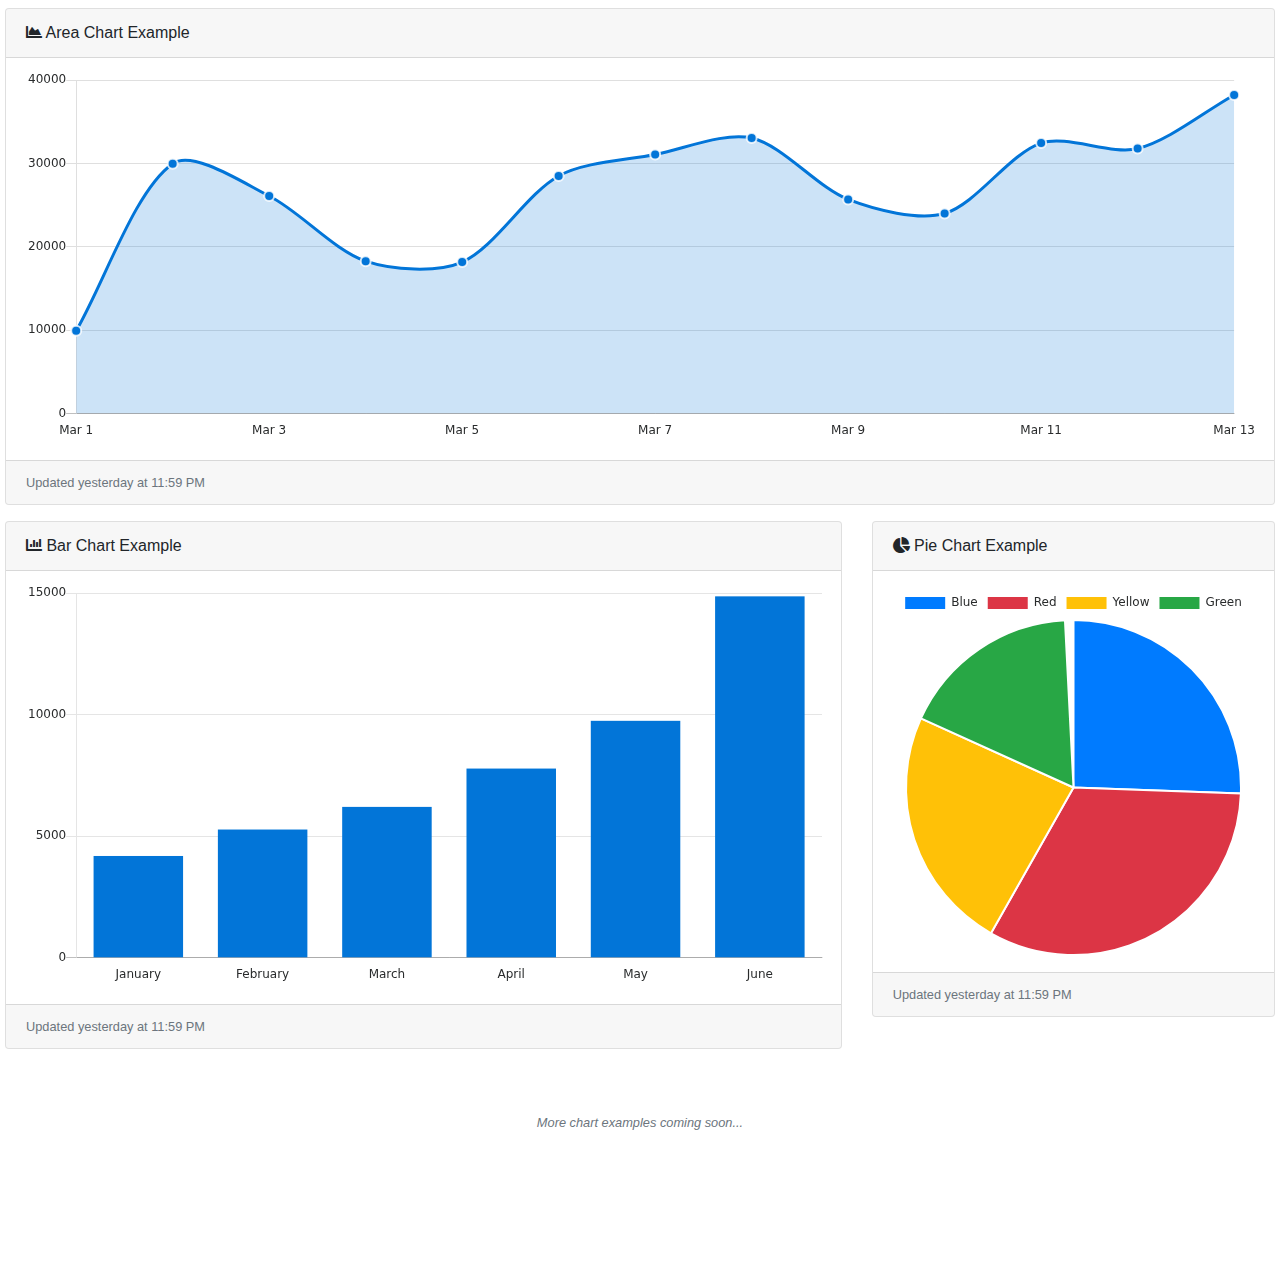
<file: Graficas1.html>
<!DOCTYPE html>
<html lang="en">

<head>

    <meta charset="utf-8">
    <meta http-equiv="X-UA-Compatible" content="IE=edge">
    <meta name="viewport" content="width=device-width, initial-scale=1, shrink-to-fit=no">
    <meta name="description" content="">
    <meta name="author" content="">

    <title>Eme Soft |Estadisticas</title>

    <!-- Custom fonts for this template-->
    <link href="vendor/fontawesome-free/css/all.min.css" rel="stylesheet" type="text/css">

    <!-- Page level plugin CSS-->
    <link href="vendor/datatables/dataTables.bootstrap4.css" rel="stylesheet">

    <!-- Custom styles for this template-->
    <link href="css/sb-admin.css" rel="stylesheet">

</head>

<body id="page-top">

    <!-- <nav class="navbar navbar-expand navbar-dark bg-dark static-top">

        <a class="navbar-brand mr-1" href="index.html">Start Bootstrap</a>

        <button class="btn btn-link btn-sm text-white order-1 order-sm-0" id="sidebarToggle" href="#">
      <i class="fas fa-bars"></i>
    </button>

        <!-- Navbar Search -->
    <!--  <form class="d-none d-md-inline-block form-inline ml-auto mr-0 mr-md-3 my-2 my-md-0">
            <div class="input-group">
                <input type="text" class="form-control" placeholder="Search for..." aria-label="Search" aria-describedby="basic-addon2">
                <div class="input-group-append">
                    <button class="btn btn-primary" type="button">
            <i class="fas fa-search"></i>
          </button>
                </div>
            </div>
        </form>

        <!-- Navbar -->
    <!--  <ul class="navbar-nav ml-auto ml-md-0">
            <li class="nav-item dropdown no-arrow mx-1">
                <a class="nav-link dropdown-toggle" href="#" id="alertsDropdown" role="button" data-toggle="dropdown" aria-haspopup="true" aria-expanded="false">
                    <i class="fas fa-bell fa-fw"></i>
                    <span class="badge badge-danger">9+</span>
                </a>
                <div class="dropdown-menu dropdown-menu-right" aria-labelledby="alertsDropdown">
                    <a class="dropdown-item" href="#">Action</a>
                    <a class="dropdown-item" href="#">Another action</a>
                    <div class="dropdown-divider"></div>
                    <a class="dropdown-item" href="#">Something else here</a>
                </div>
            </li>
            <li class="nav-item dropdown no-arrow mx-1">
                <a class="nav-link dropdown-toggle" href="#" id="messagesDropdown" role="button" data-toggle="dropdown" aria-haspopup="true" aria-expanded="false">
                    <i class="fas fa-envelope fa-fw"></i>
                    <span class="badge badge-danger">7</span>
                </a>
                <div class="dropdown-menu dropdown-menu-right" aria-labelledby="messagesDropdown">
                    <a class="dropdown-item" href="#">Action</a>
                    <a class="dropdown-item" href="#">Another action</a>
                    <div class="dropdown-divider"></div>
                    <a class="dropdown-item" href="#">Something else here</a>
                </div>
            </li>
            <li class="nav-item dropdown no-arrow">
                <a class="nav-link dropdown-toggle" href="#" id="userDropdown" role="button" data-toggle="dropdown" aria-haspopup="true" aria-expanded="false">
                    <i class="fas fa-user-circle fa-fw"></i>
                </a>
                <div class="dropdown-menu dropdown-menu-right" aria-labelledby="userDropdown">
                    <a class="dropdown-item" href="#">Settings</a>
                    <a class="dropdown-item" href="#">Activity Log</a>
                    <div class="dropdown-divider"></div>
                    <a class="dropdown-item" href="#" data-toggle="modal" data-target="#logoutModal">Logout</a>
                </div>
            </li>
        </ul>

       </nav> -->

    <div id="wrapper">

        <!-- Sidebar -->
        <!-- <ul class="sidebar navbar-nav">
            <li class="nav-item">
                <a class="nav-link" href="index.html">
                    <i class="fas fa-fw fa-tachometer-alt"></i>
                    <span>Dashboard</span>
                </a>
            </li>
            <li class="nav-item dropdown">
                <a class="nav-link dropdown-toggle" href="#" id="pagesDropdown" role="button" data-toggle="dropdown" aria-haspopup="true" aria-expanded="false">
                    <i class="fas fa-fw fa-folder"></i>
                    <span>Pages</span>
                </a>
                <div class="dropdown-menu" aria-labelledby="pagesDropdown">
                    <h6 class="dropdown-header">Login Screens:</h6>
                    <a class="dropdown-item" href="login.html">Login</a>
                    <a class="dropdown-item" href="register.html">Register</a>
                    <a class="dropdown-item" href="forgot-password.html">Forgot Password</a>
                    <div class="dropdown-divider"></div>
                    <h6 class="dropdown-header">Other Pages:</h6>
                    <a class="dropdown-item" href="404.html">404 Page</a>
                    <a class="dropdown-item" href="blank.html">Blank Page</a>
                </div>
            </li>
            <li class="nav-item active">
                <a class="nav-link" href="charts.html">
                    <i class="fas fa-fw fa-chart-area"></i>
                    <span>Charts</span></a>
            </li>
            <li class="nav-item">
                <a class="nav-link" href="tables.html">
                    <i class="fas fa-fw fa-table"></i>
                    <span>Tables</span></a>
            </li>
        </ul>-->

        <div id="content-wrapper">

            <div class="container-fluid">

                <!-- Breadcrumbs-->
                <!--  <ol class="breadcrumb">
                    <li class="breadcrumb-item">
                        <a href="#">Dashboard</a>
                    </li>
                    <li class="breadcrumb-item active">Charts</li>
                </ol>-->

                <!-- Area Chart Example-->
                <div class="card mb-3">
                    <div class="card-header">
                        <i class="fas fa-chart-area"></i> Area Chart Example</div>
                    <div class="card-body">
                        <canvas id="myAreaChart" width="100%" height="30"></canvas>
                    </div>
                    <div class="card-footer small text-muted">Updated yesterday at 11:59 PM</div>
                </div>

                <div class="row">
                    <div class="col-lg-8">
                        <div class="card mb-3">
                            <div class="card-header">
                                <i class="fas fa-chart-bar"></i> Bar Chart Example</div>
                            <div class="card-body">
                                <canvas id="myBarChart" width="100%" height="50"></canvas>
                            </div>
                            <div class="card-footer small text-muted">Updated yesterday at 11:59 PM</div>
                        </div>
                    </div>
                    <div class="col-lg-4">
                        <div class="card mb-3">
                            <div class="card-header">
                                <i class="fas fa-chart-pie"></i> Pie Chart Example</div>
                            <div class="card-body">
                                <canvas id="myPieChart" width="100%" height="100"></canvas>
                            </div>
                            <div class="card-footer small text-muted">Updated yesterday at 11:59 PM</div>
                        </div>
                    </div>
                </div>

                <p class="small text-center text-muted my-5">
                    <em>More chart examples coming soon...</em>
                </p>

            </div>
            <!-- /.container-fluid -->

            <!-- Sticky Footer -->


        </div>
        <!-- /.content-wrapper -->

    </div>
    <!-- /#wrapper -->

    <!-- Scroll to Top Button-->
    <a class="scroll-to-top rounded" href="#page-top">
        <i class="fas fa-angle-up"></i>
    </a>

    <!-- Logout Modal-->
    <div class="modal fade" id="logoutModal" tabindex="-1" role="dialog" aria-labelledby="exampleModalLabel" aria-hidden="true">
        <div class="modal-dialog" role="document">
            <div class="modal-content">
                <div class="modal-header">
                    <h5 class="modal-title" id="exampleModalLabel">Ready to Leave?</h5>
                    <button class="close" type="button" data-dismiss="modal" aria-label="Close">
            <span aria-hidden="true">×</span>
          </button>
                </div>
                <div class="modal-body">Select "Logout" below if you are ready to end your current session.</div>
                <div class="modal-footer">
                    <button class="btn btn-secondary" type="button" data-dismiss="modal">Cancel</button>
                    <a class="btn btn-primary" href="login.html">Logout</a>
                </div>
            </div>
        </div>
    </div>

    <!-- Bootstrap core JavaScript-->
    <script src="vendor/jquery/jquery.min.js"></script>
    <script src="vendor/bootstrap/js/bootstrap.bundle.min.js"></script>

    <!-- Core plugin JavaScript-->
    <script src="vendor/jquery-easing/jquery.easing.min.js"></script>

    <!-- Page level plugin JavaScript-->
    <script src="vendor/chart.js/Chart.min.js"></script>

    <!-- Custom scripts for all pages-->
    <script src="js/sb-admin.min.js"></script>

    <!-- Demo scripts for this page-->
    <script src="js/demo/chart-area-demo.js"></script>
    <script src="js/demo/chart-bar-demo.js"></script>
    <script src="js/demo/chart-pie-demo.js"></script>

</body>

</html>
</file>
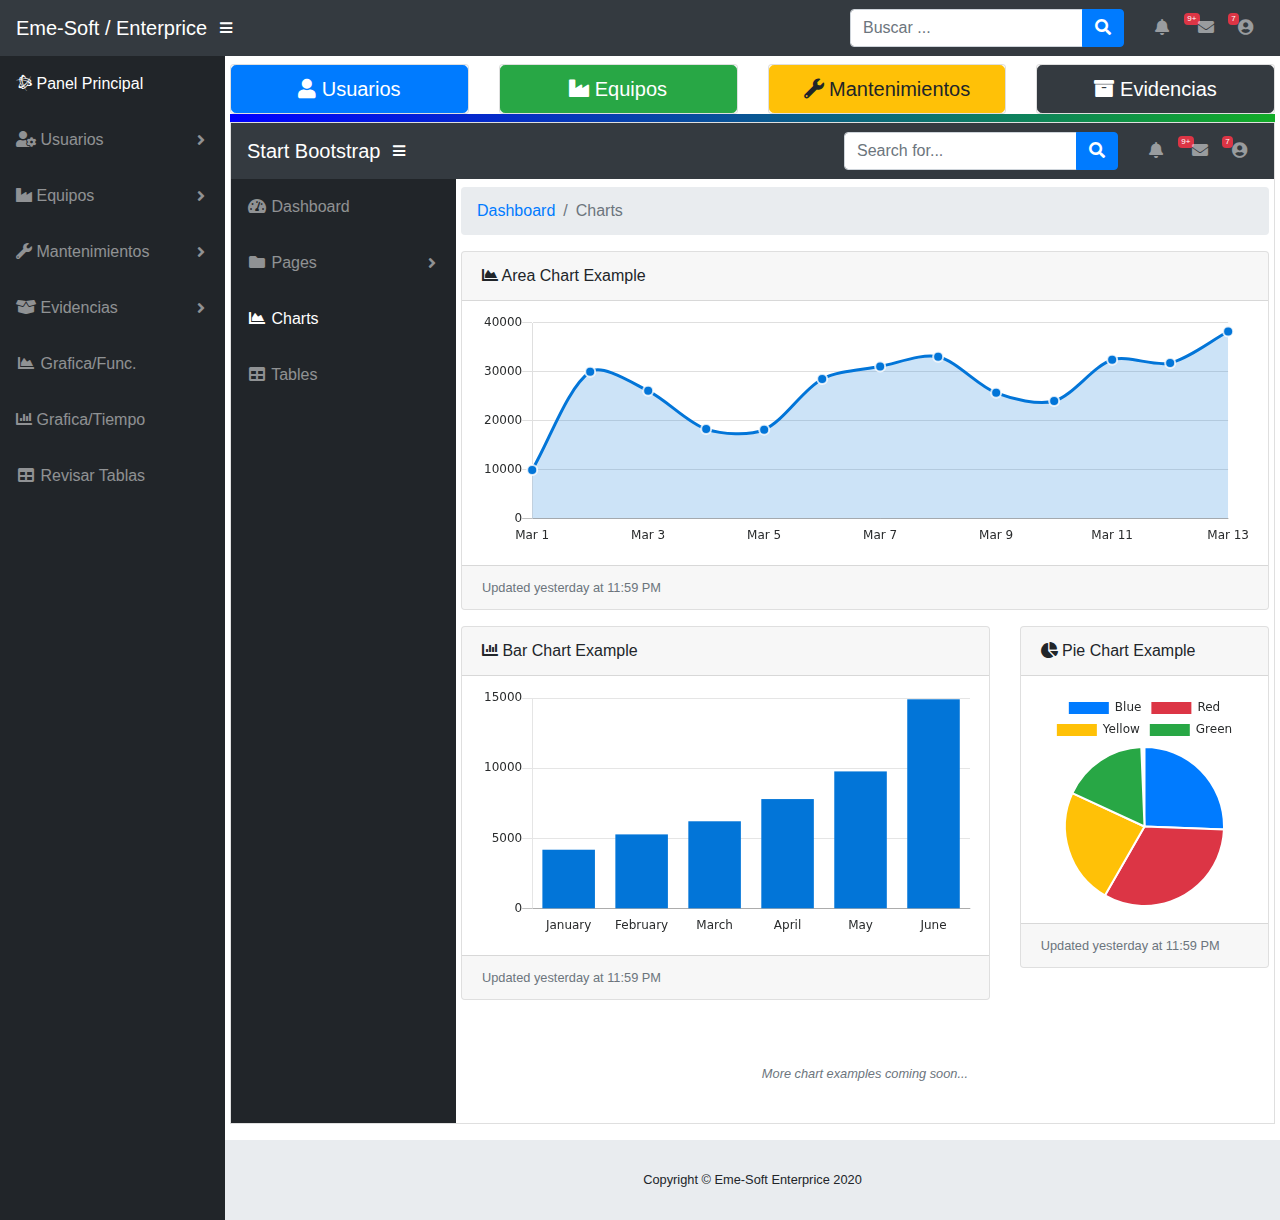
<file: index1.1.html>
<!DOCTYPE html>
<html lang="en">

<head>

    <meta charset="utf-8">
    <meta http-equiv="X-UA-Compatible" content="IE=edge">
    <meta name="viewport" content="width=device-width, initial-scale=1, shrink-to-fit=no">
    <meta name="description" content="">
    <meta name="author" content="">

    <title>Eme-Soft Admin - Dashboard</title>

    <!-- Custom fonts for this template-->
    <link href="vendor/fontawesome-free/css/all.min.css" rel="stylesheet" type="text/css">

    <!-- Page level plugin CSS-->
    <link href="vendor/datatables/dataTables.bootstrap4.css" rel="stylesheet">

    <!-- Custom styles for this template-->
    <link href="css/sb-admin.css" rel="stylesheet">

</head>

<body id="page-top">

    <nav class="navbar navbar-expand navbar-dark bg-dark static-top">

        <a class="navbar-brand mr-1" href="index1.1.html">Eme-Soft / Enterprice</a>

        <button class="btn btn-link btn-sm text-white order-1 order-sm-0" id="sidebarToggle" href="#">
      <i class="fas fa-bars"></i>
    </button>

        <!-- Navbar Search -->
        <form class="d-none d-md-inline-block form-inline ml-auto mr-0 mr-md-3 my-2 my-md-0">
            <div class="input-group">
                <input type="text" class="form-control" placeholder="Buscar ..." aria-label="Search" aria-describedby="basic-addon2">
                <div class="input-group-append">
                    <button class="btn btn-primary" type="button">
            <i class="fas fa-search"></i>
          </button>
                </div>
            </div>
        </form>

        <!-- Navbar -->
        <ul class="navbar-nav ml-auto ml-md-0">
            <li class="nav-item dropdown no-arrow mx-1">
                <a class="nav-link dropdown-toggle" href="#" id="alertsDropdown" role="button" data-toggle="dropdown" aria-haspopup="true" aria-expanded="false">
                    <i class="fas fa-bell fa-fw"></i>
                    <span class="badge badge-danger">9+</span>
                </a>
                <div class="dropdown-menu dropdown-menu-right" aria-labelledby="alertsDropdown">
                    <a class="dropdown-item" href="#">Action</a>
                    <a class="dropdown-item" href="#">Another action</a>
                    <div class="dropdown-divider"></div>
                    <a class="dropdown-item" href="#">Something else here</a>
                </div>
            </li>
            <li class="nav-item dropdown no-arrow mx-1">
                <a class="nav-link dropdown-toggle" href="#" id="messagesDropdown" role="button" data-toggle="dropdown" aria-haspopup="true" aria-expanded="false">
                    <i class="fas fa-envelope fa-fw"></i>
                    <span class="badge badge-danger">7</span>
                </a>
                <div class="dropdown-menu dropdown-menu-right" aria-labelledby="messagesDropdown">
                    <a class="dropdown-item" href="#">Action</a>
                    <a class="dropdown-item" href="#">Another action</a>
                    <div class="dropdown-divider"></div>
                    <a class="dropdown-item" href="#">Something else here</a>
                </div>
            </li>
            <li class="nav-item dropdown no-arrow">
                <a class="nav-link dropdown-toggle" href="#" id="userDropdown" role="button" data-toggle="dropdown" aria-haspopup="true" aria-expanded="false">
                    <i class="fas fa-user-circle fa-fw"></i>
                </a>
                <div class="dropdown-menu dropdown-menu-right" aria-labelledby="userDropdown">
                    <a class="dropdown-item" href="#">Configuraciones</a>
                    <a class="dropdown-item" href="#">Activity Log</a>
                    <div class="dropdown-divider"></div>
                    <a class="dropdown-item" href="#" data-toggle="modal" data-target="#logoutModal">Cerrar Sesion</a>
                </div>
            </li>
        </ul>

    </nav>

    <div id="wrapper">

        <!-- Sidebar -->
        <ul class="sidebar navbar-nav">
            <li class="nav-item active">
                <a class="nav-link" href="index1.1.html">
                    <i class="fab fa-battle-net"></i>
                    <span>Panel Principal</span>
                </a>
            </li>

            <!--  <li class="nav-item dropdown">
                <a class="nav-link dropdown-toggle" href="#" id="pagesDropdown" role="button" data-toggle="dropdown" aria-haspopup="true" aria-expanded="false">
                    <i class="fas fa-fw fa-folder"></i>
                    <span>Pages</span>
                </a>
                <div class="dropdown-menu" aria-labelledby="pagesDropdown">
                    <h6 class="dropdown-header">Login Screens:</h6>
                    <a class="dropdown-item" href="login.html">Login</a>
                    <a class="dropdown-item" href="register.html">Register</a>
                    <a class="dropdown-item" href="forgot-password.html">Forgot Password</a>
                    <div class="dropdown-divider"></div>
                    <h6 class="dropdown-header">Other Pages:</h6>
                    <a class="dropdown-item" href="404.html">404 Page</a>
                    <a class="dropdown-item" href="blank.html">Blank Page</a>
                </div>
            </li>-->
            <li class="nav-item dropdown" title="Usuarios">

                <a class="nav-link dropdown-toggle" href="#" id="pagesDropdown" role="button" data-toggle="dropdown" aria-haspopup="true" aria-expanded="false">
                    <i class="fas fa-user-cog"></i>
                    <span>Usuarios</span>

                </a>

                <div class="dropdown-menu" aria-labelledby="pagesDropdown">
                    <h6 class="dropdown-header">Administrador</h6>
                    <a class="dropdown-item" id="btnPanelUser" name="btnPanelUser" href="#" role="button">Usuarios</a>
                    <!--se agrega para salida iframe-->
                    <h6 class="dropdown-header">Ver Principales</h6>
                    <a class="dropdown-item" href="login.html ">Ingenieros</a>

                    <a class="dropdown-item" href="register.html ">Tecnicos</a>

                    <div class="dropdown-divider"></div>
                    <h6 class="dropdown-header">Otros Usuarios</h6>
                    <a class="dropdown-item" href="404.html">Proveedores</a>

                </div>

            </li>
            <li class="nav-item dropdown" title="Puedes dar de alta/editar/dar de baja equipos">
                <a class="nav-link dropdown-toggle" href="#" id="pagesDropdown" role="button" data-toggle="dropdown" aria-haspopup="true" aria-expanded="false">
                    <i class="fas fa-industry"></i>
                    <span>Equipos</span>
                </a>
                <div class="dropdown-menu" aria-labelledby="pagesDropdown">

                    <a class="dropdown-item" href="login.html">Ver Lista</a>
                    <h6 class="dropdown-header">Accion</h6>
                    <a class="dropdown-item" id="btnPanelMaquinas" name="btnPanelMaquinas" href="#" role="button">Agregar</a>
                    <a class="dropdown-item" href="#">Editar</a>
                    <a class="dropdown-item" href="#">Eliminar</a>

                    <div class="dropdown-divider"></div>
                    <h6 class="dropdown-header">Otras Acciones</h6>
                    <a class="dropdown-item" href="404.html ">Funcionamiento</a>

                </div>

            </li>
            <li class="nav-item dropdown ">
                <a class="nav-link dropdown-toggle" href="#" id="pagesDropdown" role="button" data-toggle="dropdown" aria-haspopup="true" aria-expanded="false">
                    <i class="fas fa-wrench"></i>
                    <span>Mantenimientos</span>
                </a>
                <div class="dropdown-menu" aria-labelledby="pagesDropdown">
                    <h6 class="dropdown-header">Generar Nuevo:</h6>
                    <a class="dropdown-item" href="#">Mantto Preventivo</a>
                    <a class="dropdown-item" href="#">Mantto Correcto</a>
                    <a class="dropdown-item" id="btnGenerarOrdenMantto" name="btnGenerarOrdenMantto" href="#" role="button">Orden de Trabajo</a>
                    <div class="dropdown-divider"></div>
                    <h6 class="dropdown-header">Otras Funciones:</h6>
                    <a class="dropdown-item" href="404.html">Ver Status Mantto</a>
                    <a class="dropdown-item" href="blank.html">Eliminar Orgen</a>
                </div>

            </li>
            <li class="nav-item dropdown ">
                <a class="nav-link dropdown-toggle" href="#" id="pagesDropdown" role="button" data-toggle="dropdown" aria-haspopup="true" aria-expanded="false">
                    <i class="fas fa-box-open"></i>
                    <span>Evidencias</span>
                </a>
                <div class="dropdown-menu" aria-labelledby="pagesDropdown">
                    <h6 class="dropdown-header">Historial:</h6>
                    <a class="dropdown-item" id="btnEvidenciasMantto" name="btnEvidenciasMantto" href="#">Mantenimientos</a>
                    <a class="dropdown-item" id="btnEvidenciasOrden" name="btnEvidenciasOrden" href="#" role="button">Ordenes de Trabajo</a>
                    <div class="dropdown-divider"></div>
                    <h6 class="dropdown-header">Otras:</h6>
                    <a class="dropdown-item" href="#">Ver todo Historial</a>
                </div>
            </li>
            <li class="nav-item">
                <a name="btnGraficas" id="btnGraficas" class="nav-link" href="#" role="button">
                    <i class="fas fa-fw fa-chart-area"></i>
                    <span>Grafica/Func.</span></a>
            </li>
            <li class="nav-item">
                <a name="btnGraficaTiempo" id="btnGraficaTiempo" class="nav-link" href="#" role="button">
                    <i class="fas fa-chart-bar"></i>
                    <span>Grafica/Tiempo</span></a>
            </li>
            <li class="nav-item">
                <a class="nav-link" href="tables.html">
                    <i class="fas fa-fw fa-table"></i>
                    <span>Revisar Tablas</span></a>
            </li>
        </ul>
        <div id="content-wrapper">
            <div class="container-fluid">
                <!-- Breadcrumbs-->
                <!-- <ol class="breadcrumb">
                    <li class="breadcrumb-item">
                        <a href="#">Dashboard</a>
                    </li>
                    <li class="breadcrumb-item active">Overview</li>
                </ol>-->
                <!-- Icon Cards-->
                <div class="row">
                    <div class="col-xl-3 col-sm-6 mb-3btn">
                        <div class="card">
                            <button type="button" class="btn btn-primary btn-lg btn-block"> <i class="fas fa-user"></i> Usuarios</button>
                        </div>
                    </div>
                    <div class="col-xl-3 col-sm-6 mb-3btn">
                        <div class="card">
                            <button type="button" class="btn btn-success btn-lg btn-block"><i class="fas fa-industry"></i> Equipos</button>
                        </div>
                    </div>
                    <div class="col-xl-3 col-sm-6 mb-3btn">
                        <div class="card">
                            <button type="button" class="btn btn-warning btn-lg btn-block"> <i class="fas fa-wrench"></i> Mantenimientos</button>
                        </div>
                    </div>
                    <div class="col-xl-3 col-sm-6 mb-3btn">
                        <div class="card">
                            <button type="button" class="btn btn-dark btn-lg btn-block"> <i class="fas fa-archive"></i> Evidencias</button>
                        </div>
                    </div>

                </div>


                <!--div gradiente-->
                <div class="gradiente"></div>
                <!-- Area de iframe de los html-->

                <div class="cardgrill mb-3">

                    <!--    <div class="card-header">
                        <i class="fas fa-chart-area"></i> AREA PRINCIPAL</div>-->

                    <iframe frameborder="0" style="width: 100%; height: 1000px; position: relative;" id="FrameId" name="FrameId" scrolling="si" src="Graficas.html"></iframe>



                </div>

                <!-- Area Chart Example-->
                <!--   <div class="card mb-3">
                    <div class="card-header">
                        <i class="fas fa-chart-area"></i> Area Chart Example</div>
                    <div class="card-body">
                        <canvas id="myAreaChart" width="100%" height="30"></canvas>
                    </div>
                    <div class="card-footer small text-muted">Updated yesterday at 11:59 PM</div>
                </div>-->

                <!-- DataTables Example -->
                <!-- <div class="card mb-3">
                    <div class="card-header">
                        <i class="fas fa-table"></i> Data Table Example</div>
                    <div class="card-body">
                        <div class="table-responsive">
                            <table class="table table-bordered" id="dataTable" width="100%" cellspacing="0">
                                <thead>
                                    <tr>
                                        <th>Name</th>
                                        <th>Position</th>
                                        <th>Office</th>
                                        <th>Age</th>
                                        <th>Start date</th>
                                        <th>Salary</th>
                                    </tr>
                                </thead>
                                <tfoot>
                                    <tr>
                                        <th>Name</th>
                                        <th>Position</th>
                                        <th>Office</th>
                                        <th>Age</th>
                                        <th>Start date</th>
                                        <th>Salary</th>
                                    </tr>
                                </tfoot>
                                <tbody>
                                    <tr>
                                        <td>Tiger Nixon</td>
                                        <td>System Architect</td>
                                        <td>Edinburgh</td>
                                        <td>61</td>
                                        <td>2011/04/25</td>
                                        <td>$320,800</td>
                                    </tr>
                                    <tr>
                                        <td>Garrett Winters</td>
                                        <td>Accountant</td>
                                        <td>Tokyo</td>
                                        <td>63</td>
                                        <td>2011/07/25</td>
                                        <td>$170,750</td>
                                    </tr>
                                    <tr>
                                        <td>Ashton Cox</td>
                                        <td>Junior Technical Author</td>
                                        <td>San Francisco</td>
                                        <td>66</td>
                                        <td>2009/01/12</td>
                                        <td>$86,000</td>
                                    </tr>
                                    <tr>
                                        <td>Cedric Kelly</td>
                                        <td>Senior Javascript Developer</td>
                                        <td>Edinburgh</td>
                                        <td>22</td>
                                        <td>2012/03/29</td>
                                        <td>$433,060</td>
                                    </tr>
                                    <tr>
                                        <td>Airi Satou</td>
                                        <td>Accountant</td>
                                        <td>Tokyo</td>
                                        <td>33</td>
                                        <td>2008/11/28</td>
                                        <td>$162,700</td>
                                    </tr>
                                    <tr>
                                        <td>Brielle Williamson</td>
                                        <td>Integration Specialist</td>
                                        <td>New York</td>
                                        <td>61</td>
                                        <td>2012/12/02</td>
                                        <td>$372,000</td>
                                    </tr>
                                    <tr>
                                        <td>Herrod Chandler</td>
                                        <td>Sales Assistant</td>
                                        <td>San Francisco</td>
                                        <td>59</td>
                                        <td>2012/08/06</td>
                                        <td>$137,500</td>
                                    </tr>
                                    <tr>
                                        <td>Rhona Davidson</td>
                                        <td>Integration Specialist</td>
                                        <td>Tokyo</td>
                                        <td>55</td>
                                        <td>2010/10/14</td>
                                        <td>$327,900</td>
                                    </tr>
                                    <tr>
                                        <td>Colleen Hurst</td>
                                        <td>Javascript Developer</td>
                                        <td>San Francisco</td>
                                        <td>39</td>
                                        <td>2009/09/15</td>
                                        <td>$205,500</td>
                                    </tr>
                                    <tr>
                                        <td>Sonya Frost</td>
                                        <td>Software Engineer</td>
                                        <td>Edinburgh</td>
                                        <td>23</td>
                                        <td>2008/12/13</td>
                                        <td>$103,600</td>
                                    </tr>
                                    <tr>
                                        <td>Jena Gaines</td>
                                        <td>Office Manager</td>
                                        <td>London</td>
                                        <td>30</td>
                                        <td>2008/12/19</td>
                                        <td>$90,560</td>
                                    </tr>
                                    <tr>
                                        <td>Quinn Flynn</td>
                                        <td>Support Lead</td>
                                        <td>Edinburgh</td>
                                        <td>22</td>
                                        <td>2013/03/03</td>
                                        <td>$342,000</td>
                                    </tr>
                                    <tr>
                                        <td>Charde Marshall</td>
                                        <td>Regional Director</td>
                                        <td>San Francisco</td>
                                        <td>36</td>
                                        <td>2008/10/16</td>
                                        <td>$470,600</td>
                                    </tr>
                                    <tr>
                                        <td>Haley Kennedy</td>
                                        <td>Senior Marketing Designer</td>
                                        <td>London</td>
                                        <td>43</td>
                                        <td>2012/12/18</td>
                                        <td>$313,500</td>
                                    </tr>
                                    <tr>
                                        <td>Tatyana Fitzpatrick</td>
                                        <td>Regional Director</td>
                                        <td>London</td>
                                        <td>19</td>
                                        <td>2010/03/17</td>
                                        <td>$385,750</td>
                                    </tr>
                                    <tr>
                                        <td>Michael Silva</td>
                                        <td>Marketing Designer</td>
                                        <td>London</td>
                                        <td>66</td>
                                        <td>2012/11/27</td>
                                        <td>$198,500</td>
                                    </tr>
                                    <tr>
                                        <td>Paul Byrd</td>
                                        <td>Chief Financial Officer (CFO)</td>
                                        <td>New York</td>
                                        <td>64</td>
                                        <td>2010/06/09</td>
                                        <td>$725,000</td>
                                    </tr>
                                    <tr>
                                        <td>Gloria Little</td>
                                        <td>Systems Administrator</td>
                                        <td>New York</td>
                                        <td>59</td>
                                        <td>2009/04/10</td>
                                        <td>$237,500</td>
                                    </tr>
                                    <tr>
                                        <td>Bradley Greer</td>
                                        <td>Software Engineer</td>
                                        <td>London</td>
                                        <td>41</td>
                                        <td>2012/10/13</td>
                                        <td>$132,000</td>
                                    </tr>
                                    <tr>
                                        <td>Dai Rios</td>
                                        <td>Personnel Lead</td>
                                        <td>Edinburgh</td>
                                        <td>35</td>
                                        <td>2012/09/26</td>
                                        <td>$217,500</td>
                                    </tr>
                                    <tr>
                                        <td>Jenette Caldwell</td>
                                        <td>Development Lead</td>
                                        <td>New York</td>
                                        <td>30</td>
                                        <td>2011/09/03</td>
                                        <td>$345,000</td>
                                    </tr>
                                    <tr>
                                        <td>Yuri Berry</td>
                                        <td>Chief Marketing Officer (CMO)</td>
                                        <td>New York</td>
                                        <td>40</td>
                                        <td>2009/06/25</td>
                                        <td>$675,000</td>
                                    </tr>
                                    <tr>
                                        <td>Caesar Vance</td>
                                        <td>Pre-Sales Support</td>
                                        <td>New York</td>
                                        <td>21</td>
                                        <td>2011/12/12</td>
                                        <td>$106,450</td>
                                    </tr>
                                    <tr>
                                        <td>Doris Wilder</td>
                                        <td>Sales Assistant</td>
                                        <td>Sidney</td>
                                        <td>23</td>
                                        <td>2010/09/20</td>
                                        <td>$85,600</td>
                                    </tr>
                                    <tr>
                                        <td>Angelica Ramos</td>
                                        <td>Chief Executive Officer (CEO)</td>
                                        <td>London</td>
                                        <td>47</td>
                                        <td>2009/10/09</td>
                                        <td>$1,200,000</td>
                                    </tr>
                                    <tr>
                                        <td>Gavin Joyce</td>
                                        <td>Developer</td>
                                        <td>Edinburgh</td>
                                        <td>42</td>
                                        <td>2010/12/22</td>
                                        <td>$92,575</td>
                                    </tr>
                                    <tr>
                                        <td>Jennifer Chang</td>
                                        <td>Regional Director</td>
                                        <td>Singapore</td>
                                        <td>28</td>
                                        <td>2010/11/14</td>
                                        <td>$357,650</td>
                                    </tr>
                                    <tr>
                                        <td>Brenden Wagner</td>
                                        <td>Software Engineer</td>
                                        <td>San Francisco</td>
                                        <td>28</td>
                                        <td>2011/06/07</td>
                                        <td>$206,850</td>
                                    </tr>
                                    <tr>
                                        <td>Fiona Green</td>
                                        <td>Chief Operating Officer (COO)</td>
                                        <td>San Francisco</td>
                                        <td>48</td>
                                        <td>2010/03/11</td>
                                        <td>$850,000</td>
                                    </tr>
                                    <tr>
                                        <td>Shou Itou</td>
                                        <td>Regional Marketing</td>
                                        <td>Tokyo</td>
                                        <td>20</td>
                                        <td>2011/08/14</td>
                                        <td>$163,000</td>
                                    </tr>
                                    <tr>
                                        <td>Michelle House</td>
                                        <td>Integration Specialist</td>
                                        <td>Sidney</td>
                                        <td>37</td>
                                        <td>2011/06/02</td>
                                        <td>$95,400</td>
                                    </tr>
                                    <tr>
                                        <td>Suki Burks</td>
                                        <td>Developer</td>
                                        <td>London</td>
                                        <td>53</td>
                                        <td>2009/10/22</td>
                                        <td>$114,500</td>
                                    </tr>
                                    <tr>
                                        <td>Prescott Bartlett</td>
                                        <td>Technical Author</td>
                                        <td>London</td>
                                        <td>27</td>
                                        <td>2011/05/07</td>
                                        <td>$145,000</td>
                                    </tr>
                                    <tr>
                                        <td>Gavin Cortez</td>
                                        <td>Team Leader</td>
                                        <td>San Francisco</td>
                                        <td>22</td>
                                        <td>2008/10/26</td>
                                        <td>$235,500</td>
                                    </tr>
                                    <tr>
                                        <td>Martena Mccray</td>
                                        <td>Post-Sales support</td>
                                        <td>Edinburgh</td>
                                        <td>46</td>
                                        <td>2011/03/09</td>
                                        <td>$324,050</td>
                                    </tr>
                                    <tr>
                                        <td>Unity Butler</td>
                                        <td>Marketing Designer</td>
                                        <td>San Francisco</td>
                                        <td>47</td>
                                        <td>2009/12/09</td>
                                        <td>$85,675</td>
                                    </tr>
                                    <tr>
                                        <td>Howard Hatfield</td>
                                        <td>Office Manager</td>
                                        <td>San Francisco</td>
                                        <td>51</td>
                                        <td>2008/12/16</td>
                                        <td>$164,500</td>
                                    </tr>
                                    <tr>
                                        <td>Hope Fuentes</td>
                                        <td>Secretary</td>
                                        <td>San Francisco</td>
                                        <td>41</td>
                                        <td>2010/02/12</td>
                                        <td>$109,850</td>
                                    </tr>
                                    <tr>
                                        <td>Vivian Harrell</td>
                                        <td>Financial Controller</td>
                                        <td>San Francisco</td>
                                        <td>62</td>
                                        <td>2009/02/14</td>
                                        <td>$452,500</td>
                                    </tr>
                                    <tr>
                                        <td>Timothy Mooney</td>
                                        <td>Office Manager</td>
                                        <td>London</td>
                                        <td>37</td>
                                        <td>2008/12/11</td>
                                        <td>$136,200</td>
                                    </tr>
                                    <tr>
                                        <td>Jackson Bradshaw</td>
                                        <td>Director</td>
                                        <td>New York</td>
                                        <td>65</td>
                                        <td>2008/09/26</td>
                                        <td>$645,750</td>
                                    </tr>
                                    <tr>
                                        <td>Olivia Liang</td>
                                        <td>Support Engineer</td>
                                        <td>Singapore</td>
                                        <td>64</td>
                                        <td>2011/02/03</td>
                                        <td>$234,500</td>
                                    </tr>
                                    <tr>
                                        <td>Bruno Nash</td>
                                        <td>Software Engineer</td>
                                        <td>London</td>
                                        <td>38</td>
                                        <td>2011/05/03</td>
                                        <td>$163,500</td>
                                    </tr>
                                    <tr>
                                        <td>Sakura Yamamoto</td>
                                        <td>Support Engineer</td>
                                        <td>Tokyo</td>
                                        <td>37</td>
                                        <td>2009/08/19</td>
                                        <td>$139,575</td>
                                    </tr>
                                    <tr>
                                        <td>Thor Walton</td>
                                        <td>Developer</td>
                                        <td>New York</td>
                                        <td>61</td>
                                        <td>2013/08/11</td>
                                        <td>$98,540</td>
                                    </tr>
                                    <tr>
                                        <td>Finn Camacho</td>
                                        <td>Support Engineer</td>
                                        <td>San Francisco</td>
                                        <td>47</td>
                                        <td>2009/07/07</td>
                                        <td>$87,500</td>
                                    </tr>
                                    <tr>
                                        <td>Serge Baldwin</td>
                                        <td>Data Coordinator</td>
                                        <td>Singapore</td>
                                        <td>64</td>
                                        <td>2012/04/09</td>
                                        <td>$138,575</td>
                                    </tr>
                                    <tr>
                                        <td>Zenaida Frank</td>
                                        <td>Software Engineer</td>
                                        <td>New York</td>
                                        <td>63</td>
                                        <td>2010/01/04</td>
                                        <td>$125,250</td>
                                    </tr>
                                    <tr>
                                        <td>Zorita Serrano</td>
                                        <td>Software Engineer</td>
                                        <td>San Francisco</td>
                                        <td>56</td>
                                        <td>2012/06/01</td>
                                        <td>$115,000</td>
                                    </tr>
                                    <tr>
                                        <td>Jennifer Acosta</td>
                                        <td>Junior Javascript Developer</td>
                                        <td>Edinburgh</td>
                                        <td>43</td>
                                        <td>2013/02/01</td>
                                        <td>$75,650</td>
                                    </tr>
                                    <tr>
                                        <td>Cara Stevens</td>
                                        <td>Sales Assistant</td>
                                        <td>New York</td>
                                        <td>46</td>
                                        <td>2011/12/06</td>
                                        <td>$145,600</td>
                                    </tr>
                                    <tr>
                                        <td>Hermione Butler</td>
                                        <td>Regional Director</td>
                                        <td>London</td>
                                        <td>47</td>
                                        <td>2011/03/21</td>
                                        <td>$356,250</td>
                                    </tr>
                                    <tr>
                                        <td>Lael Greer</td>
                                        <td>Systems Administrator</td>
                                        <td>London</td>
                                        <td>21</td>
                                        <td>2009/02/27</td>
                                        <td>$103,500</td>
                                    </tr>
                                    <tr>
                                        <td>Jonas Alexander</td>
                                        <td>Developer</td>
                                        <td>San Francisco</td>
                                        <td>30</td>
                                        <td>2010/07/14</td>
                                        <td>$86,500</td>
                                    </tr>
                                    <tr>
                                        <td>Shad Decker</td>
                                        <td>Regional Director</td>
                                        <td>Edinburgh</td>
                                        <td>51</td>
                                        <td>2008/11/13</td>
                                        <td>$183,000</td>
                                    </tr>
                                    <tr>
                                        <td>Michael Bruce</td>
                                        <td>Javascript Developer</td>
                                        <td>Singapore</td>
                                        <td>29</td>
                                        <td>2011/06/27</td>
                                        <td>$183,000</td>
                                    </tr>
                                    <tr>
                                        <td>Donna Snider</td>
                                        <td>Customer Support</td>
                                        <td>New York</td>
                                        <td>27</td>
                                        <td>2011/01/25</td>
                                        <td>$112,000</td>
                                    </tr>
                                </tbody>
                            </table>
                        </div>
                    </div>
                    <div class="card-footer small text-muted">Updated yesterday at 11:59 PM</div>
                </div>
            </div>-->
                <!-- /.container-fluid -->
                <!-- Sticky Footer -->
                <footer class="sticky-footer">
                    <div class="container my-auto">
                        <div class="copyright text-center my-auto">
                            <span>Copyright © Eme-Soft Enterprice 2020</span>
                        </div>
                    </div>
                </footer>
            </div>
            <!-- /.content-wrapper -->
        </div>
        <!-- /#wrapper -->
        <!-- Scroll to Top Button-->
        <a class="scroll-to-top rounded" href="#page-top">
            <i class="fas fa-angle-up"></i>
        </a>
        <!-- Logout Modal-->
        <div class="modal fade" id="logoutModal" tabindex="-1" role="dialog" aria-labelledby="exampleModalLabel" aria-hidden="true">
            <div class="modal-dialog" role="document">
                <div class="modal-content">
                    <div class="modal-header">
                        <h5 class="modal-title" id="exampleModalLabel">Estas Seguro de Cerrar Sesion?</h5>
                        <button class="close" type="button" data-dismiss="modal" aria-label="Close">
            <span aria-hidden="true">×</span>
          </button>
                    </div>
                    <div class="modal-body">Selecciona "Cerrar Sesion" abajo para finalizar tu sesion actual.</div>
                    <div class="modal-footer">
                        <button class="btn btn-secondary" type="button" data-dismiss="modal">Cancelar</button><a class="btn btn-primary" href="login.html">Cerrar Sesion</a>
                    </div>
                </div>
            </div>
        </div>
        <!--libreria jquery para agregar iframe-->
        <!-- <script type='text/javascript' src="//ajax.googleapis.com/ajax/libs/jquery/1.8.3/jquery.min.js"></script>-->
        <script src="https://ajax.googleapis.com/ajax/libs/jquery/3.4.1/jquery.min.js"></script>
        <!--se Agrega para inserta iframe en pagina principal-->
        <script src='js/iframes-grillHtml.js'></script>
        <!-- Bootstrap core JavaScript-->
        <script src="vendor/jquery/jquery.min.js"></script>
        <script src="vendor/bootstrap/js/bootstrap.bundle.min.js"></script>

        <!-- Core plugin JavaScript-->
        <script src="vendor/jquery-easing/jquery.easing.min.js"></script>

        <!-- Page level plugin JavaScript-->
        <script src="vendor/chart.js/Chart.min.js"></script>
        <script src="vendor/datatables/jquery.dataTables.js"></script>
        <script src="vendor/datatables/dataTables.bootstrap4.js"></script>

        <!-- Custom scripts for all pages-->
        <script src="js/sb-admin.min.js"></script>

        <!-- Demo scripts for this page-->
        <script src="js/demo/datatables-demo.js"></script>
        <script src="js/demo/chart-area-demo.js"></script>

</body>

</html>
</file>
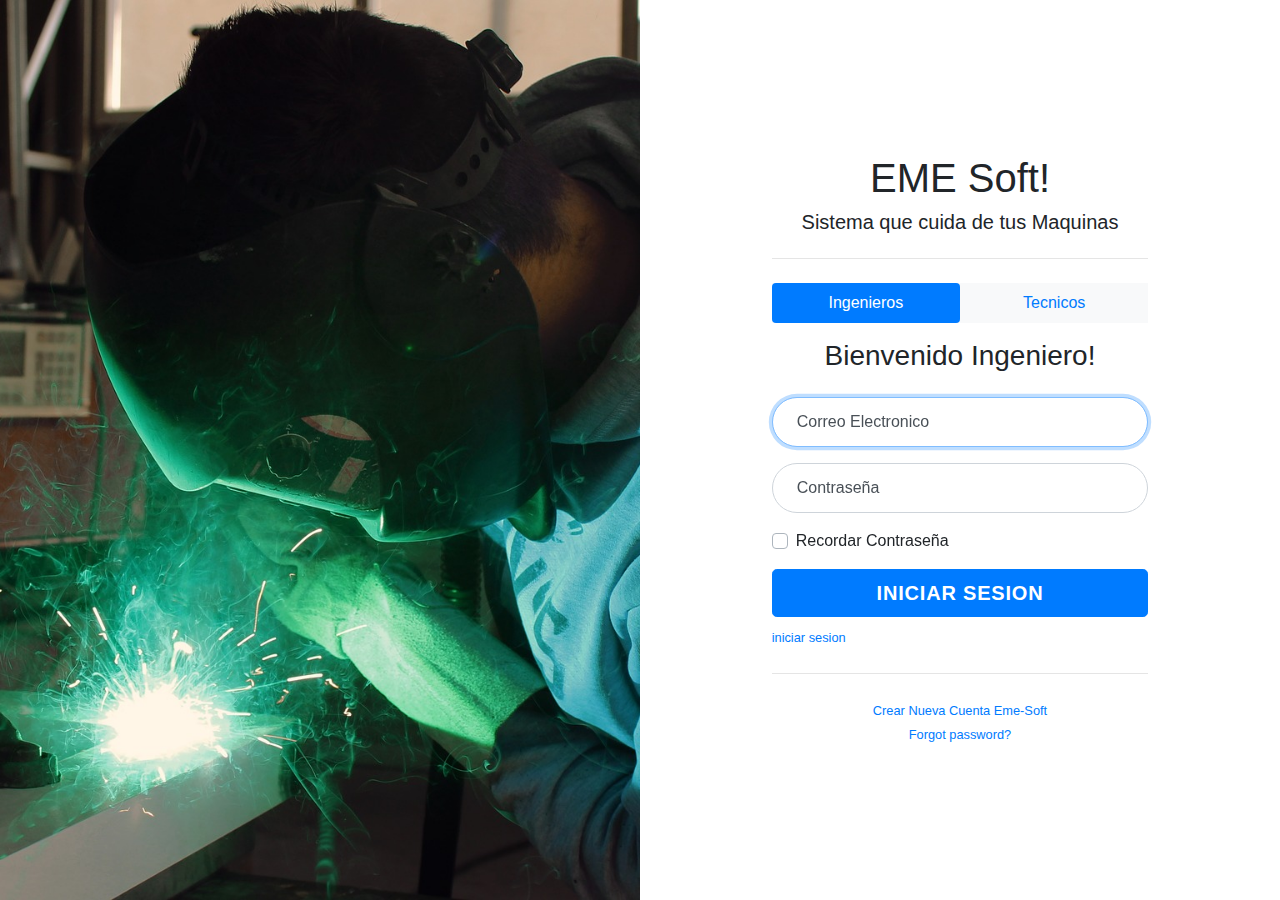
<file: login.html>
<!DOCTYPE html>
<html lang="en">


<head>
    <title> Eme soft: inicio de sesión
    </title>
    <meta charset="utf-8">
    <meta http-equiv="X-UA-Compatible" content="IE=edge">
    <meta name="viewport" content="width=device-width, initial-scale=1, shrink-to-fit=no">
    <meta name="description" content="">
    <meta name="author" content="">
    <link href="css/estilologin.css" th:href="@{/css/estilologin.css}" rel="stylesheet" type="text/css" media="print, screen">
    <link href="vendor/fontawesome-free/css/all.min.css" rel="stylesheet" type="text/css">
    <link href="https://stackpath.bootstrapcdn.com/bootstrap/4.3.1/css/bootstrap.min.css" rel="stylesheet" type="text/css">
    <link rel="stylesheet" href="https://fonts.googleapis.com/icon?family=Material+Icons">
</head>


<body class=" ">

    <div class="container-fluid">
        <div class="row no-gutter">
            <div class="d-none d-md-flex col-md-4 col-lg-6 bg-image"></div>
            <div class="col-md-8 col-lg-6">
                <div class="login d-flex align-items-center py-5">

                    <div class="container">
                        <div class="row">
                            <div class="col-md-9 col-lg-8 mx-auto">
                                <h1 class="text-center ">EME Soft!
                                    <h5 class="login-heading mb-4 text-center">Sistema que cuida de tus Maquinas</h5>
                                </h1>
                                <hr class="my-4">
                                <!-- seleccion ingeniero o tecnico-->
                                <ul class="nav nav-pills mb-3" id="pills-tab" role="tablist">
                                    <li class="nav-item btn-light" style="width:50% ">
                                        <a class="nav-link active text-center" id="pills-home-tab" data-toggle="pill" href="#pills-profileIng" role="tab " aria-controls="pills-home " aria-selected="true"> Ingenieros</a>
                                    </li>
                                    <li class="nav-item text-center btn-light" style="width:50%">
                                        <a class="nav-link" id="pills-profile-tab" data-toggle="pill" href="#pills-profileTec" role="tab" aria-controls="pills-profile" aria-selected="false">Tecnicos</a>
                                    </li>

                                </ul>
                                <div class="tab-content" id="pills-tabContent">
                                    <!-- inicio de sesion ingeniero-->

                                    <div class="tab-pane fade show active" id="pills-profileIng" role="tabpanel" aria-labelledby="pills-home-tab">
                                        <h3 class="login-heading mb-4 text-center">Bienvenido <strong>Ingeniero</strong>!</h3>
                                        <form action=" ">
                                            <div class="form-label-group">
                                                <input type="email" id="inputEmail" class="form-control" placeholder="Email address" required autofocus>
                                                <label for="inputEmail">Correo Electronico</label>
                                            </div>

                                            <div class="form-label-group">
                                                <input type="password" id="inputPassword" class="form-control " placeholder="Password" required>
                                                <label for="inputPassword">Contraseña</label>
                                            </div>

                                            <div class="custom-control custom-checkbox mb-3">
                                                <input type="checkbox" class="custom-control-input" id="customCheck1">
                                                <label class="custom-control-label" for="customCheck1">Recordar Contraseña</label>
                                            </div>
                                            <button class="btn btn-lg btn-primary btn-block btn-login text-uppercase font-weight-bold mb-2" type="submit ">Iniciar sesion</button>
                                            <a class="small" href="index1.1.html ">iniciar sesion</a>
                                        </form>
                                    </div>
                                    <!-- inicio de sesion tecnico-->

                                    <div class="tab-pane fade" id="pills-profileTec" role="tabpanel" aria-labelledby="pills-profile-tab">
                                        <h3 class="login-heading mb-4 text-center">Bienvenido <strong>Tecnico</strong>!</h3>
                                        <form action=" ">
                                            <div class="form-label-group">
                                                <input type="email" id="inputEmail1" class="form-control" placeholder="Email address " required autofocus>
                                                <label for="inputEmail1">Correo Electronico</label>
                                            </div>

                                            <div class="form-label-group">
                                                <input type="password" id="inputPassword1" class="form-control" placeholder="Password " required>
                                                <label for="inputPassword1">Contraseña</label>
                                            </div>

                                            <div class="custom-control custom-checkbox mb-3">
                                                <input type="checkbox" class="custom-control-input" id="customCheck2">
                                                <label class="custom-control-label" for="customCheck1 ">Recordar Contraseña</label>
                                            </div>
                                            <button class="btn btn-lg btn-primary btn-block btn-login text-uppercase font-weight-bold mb-2" type="submit">Iniciar Sesion</button>
                                            <a class="small" href="index1.1.html">iniciar sesion</a>
                                        </form>
                                    </div>

                                </div>
                                <hr class="my-4">
                                <div class="text-center">

                                    <a class="small" href="register.html">Crear Nueva Cuenta Eme-Soft</a></div>
                                <div class="text-center">
                                    <a class="small" href="forgot-passwod.html">Forgot password?</a></div>
                            </div>
                        </div>
                    </div>
                </div>
            </div>
        </div>
    </div>
    <script src="https://ajax.googleapis.com/ajax/libs/jquery/3.4.1/jquery.min.js"></script>

    <!-- Bootstrap core JavaScript-->
    <script src="vendor/jquery/jquery.min.js"></script>
    <script src="vendor/bootstrap/js/bootstrap.bundle.min.js"></script>


    <!-- Core plugin JavaScript-->
    <script src="vendor/jquery-easing/jquery.easing.min.js"></script>

</body>



</html>
</file>
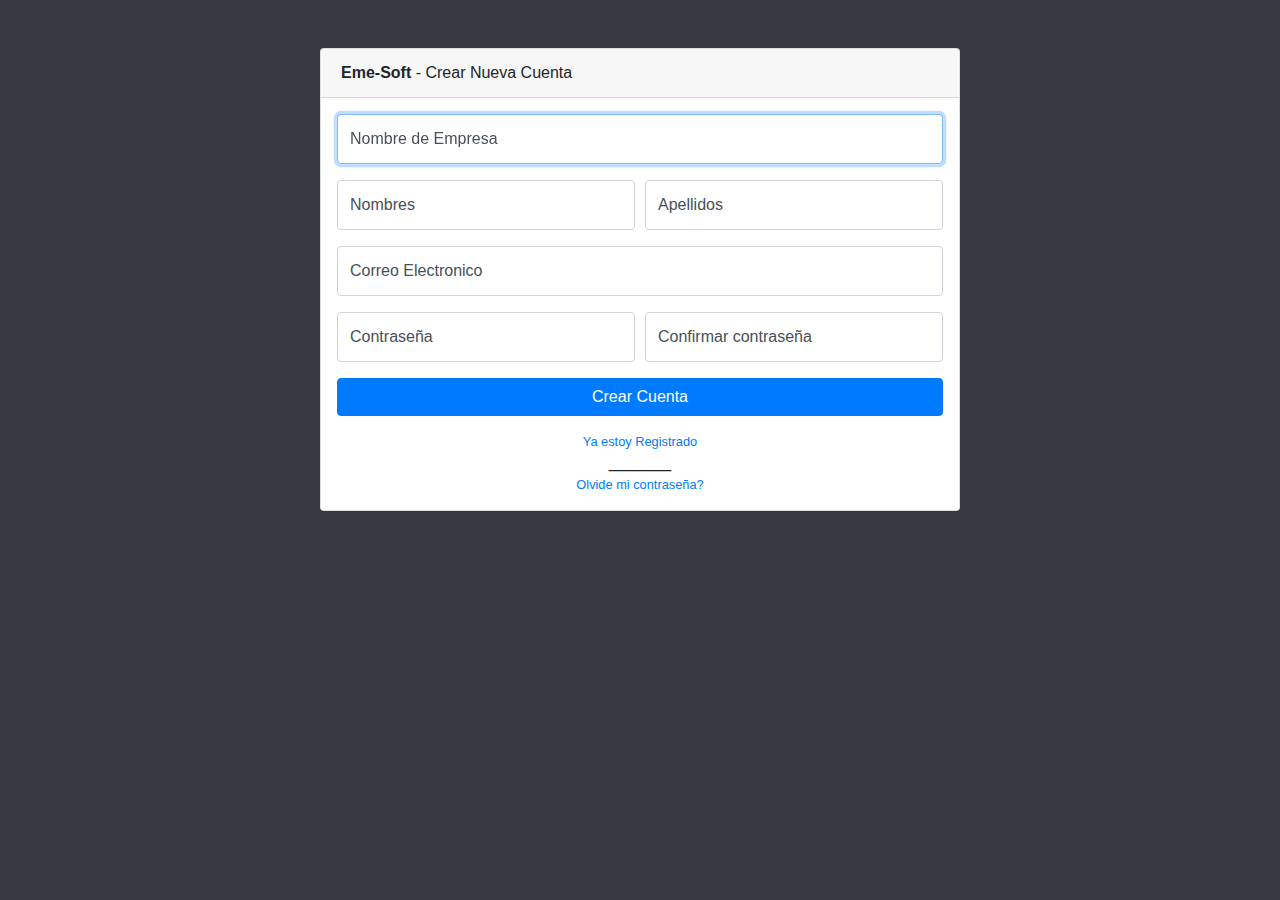
<file: register.html>
<!DOCTYPE html>
<html lang="en">

<head>

    <meta charset="utf-8">
    <meta http-equiv="X-UA-Compatible" content="IE=edge">
    <meta name="viewport" content="width=device-width, initial-scale=1, shrink-to-fit=no">
    <meta name="description" content="">
    <meta name="author" content="">

    <title>Eme-Soft - Registrar</title>

    <!-- Custom fonts for this template-->
    <link href="vendor/fontawesome-free/css/all.min.css" rel="stylesheet" type="text/css">

    <!-- Custom styles for this template-->
    <link href="css/sb-admin.css" rel="stylesheet">

</head>

<body class="bg-dark">

    <div class="container">
        <div class="card card-register mx-auto mt-5">
            <div class="card-header"><strong>Eme-Soft </strong>- Crear Nueva Cuenta </div>
            <div class="card-body">
                <form>
                    <div class="form-group">
                        <div class="form-label-group">
                            <input type="text" id="inputEmpresa" class="form-control" placeholder="Email address" required="required" autofocus="autofocus">
                            <label for="inputEmpresa">Nombre de Empresa</label>
                        </div>
                    </div>
                    <div class="form-group">
                        <div class="form-row">
                            <div class="col-md-6">
                                <div class="form-label-group">
                                    <input type="text" id="firstName" class="form-control" placeholder="First name" required="required">
                                    <label for="firstName">Nombres</label>
                                </div>
                            </div>
                            <div class="col-md-6">
                                <div class="form-label-group">
                                    <input type="text" id="lastName" class="form-control" placeholder="Last name" required="required">
                                    <label for="lastName">Apellidos</label>
                                </div>
                            </div>
                        </div>
                    </div>
                    <div class="form-group">
                        <div class="form-label-group">
                            <input type="email" id="inputEmail" class="form-control" placeholder="Email address" required="required">
                            <label for="inputEmail">Correo Electronico</label>
                        </div>
                    </div>
                    <div class="form-group">
                        <div class="form-row">
                            <div class="col-md-6">
                                <div class="form-label-group">
                                    <input type="password" id="inputPassword" class="form-control" placeholder="Password" required="required">
                                    <label for="inputPassword">Contraseña</label>
                                </div>
                            </div>
                            <div class="col-md-6">
                                <div class="form-label-group">
                                    <input type="password" id="confirmPassword" class="form-control" placeholder="Confirm password" required="required">
                                    <label for="confirmPassword">Confirmar contraseña</label>
                                </div>
                            </div>
                        </div>
                    </div>
                    <a class="btn btn-primary btn-block" href="login.html">Crear Cuenta</a>
                </form>
                <div class="text-center">
                    <a class="d-block small mt-3" href="login.html">Ya estoy Registrado</a>
                    <a>_______</a>
                    <a class="d-block small" href="forgot-password.html">Olvide mi contraseña?</a>
                </div>
            </div>
        </div>
    </div>

    <!-- Bootstrap core JavaScript-->
    <script src="vendor/jquery/jquery.min.js"></script>
    <script src="vendor/bootstrap/js/bootstrap.bundle.min.js"></script>

    <!-- Core plugin JavaScript-->
    <script src="vendor/jquery-easing/jquery.easing.min.js"></script>

</body>

</html>
</file>
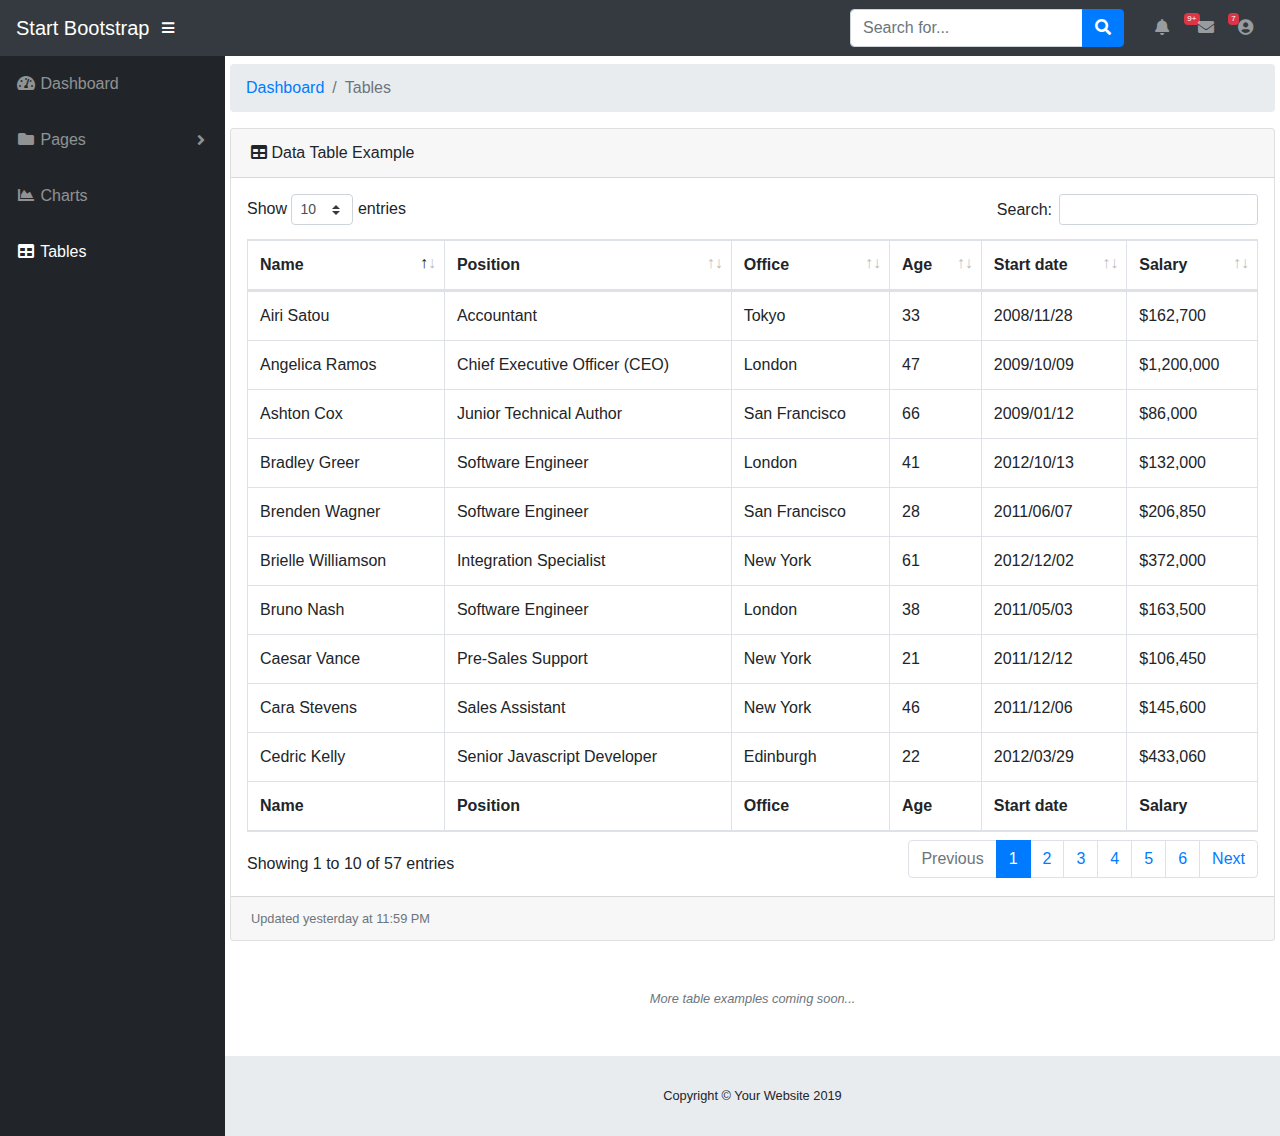
<file: tables.html>
<!DOCTYPE html>
<html lang="en">

<head>

  <meta charset="utf-8">
  <meta http-equiv="X-UA-Compatible" content="IE=edge">
  <meta name="viewport" content="width=device-width, initial-scale=1, shrink-to-fit=no">
  <meta name="description" content="">
  <meta name="author" content="">

  <title>SB Admin - Tables</title>

  <!-- Custom fonts for this template-->
  <link href="vendor/fontawesome-free/css/all.min.css" rel="stylesheet" type="text/css">

  <!-- Page level plugin CSS-->
  <link href="vendor/datatables/dataTables.bootstrap4.css" rel="stylesheet">

  <!-- Custom styles for this template-->
  <link href="css/sb-admin.css" rel="stylesheet">

</head>

<body id="page-top">

  <nav class="navbar navbar-expand navbar-dark bg-dark static-top">

    <a class="navbar-brand mr-1" href="index.html">Start Bootstrap</a>

    <button class="btn btn-link btn-sm text-white order-1 order-sm-0" id="sidebarToggle" href="#">
      <i class="fas fa-bars"></i>
    </button>

    <!-- Navbar Search -->
    <form class="d-none d-md-inline-block form-inline ml-auto mr-0 mr-md-3 my-2 my-md-0">
      <div class="input-group">
        <input type="text" class="form-control" placeholder="Search for..." aria-label="Search" aria-describedby="basic-addon2">
        <div class="input-group-append">
          <button class="btn btn-primary" type="button">
            <i class="fas fa-search"></i>
          </button>
        </div>
      </div>
    </form>

    <!-- Navbar -->
    <ul class="navbar-nav ml-auto ml-md-0">
      <li class="nav-item dropdown no-arrow mx-1">
        <a class="nav-link dropdown-toggle" href="#" id="alertsDropdown" role="button" data-toggle="dropdown" aria-haspopup="true" aria-expanded="false">
          <i class="fas fa-bell fa-fw"></i>
          <span class="badge badge-danger">9+</span>
        </a>
        <div class="dropdown-menu dropdown-menu-right" aria-labelledby="alertsDropdown">
          <a class="dropdown-item" href="#">Action</a>
          <a class="dropdown-item" href="#">Another action</a>
          <div class="dropdown-divider"></div>
          <a class="dropdown-item" href="#">Something else here</a>
        </div>
      </li>
      <li class="nav-item dropdown no-arrow mx-1">
        <a class="nav-link dropdown-toggle" href="#" id="messagesDropdown" role="button" data-toggle="dropdown" aria-haspopup="true" aria-expanded="false">
          <i class="fas fa-envelope fa-fw"></i>
          <span class="badge badge-danger">7</span>
        </a>
        <div class="dropdown-menu dropdown-menu-right" aria-labelledby="messagesDropdown">
          <a class="dropdown-item" href="#">Action</a>
          <a class="dropdown-item" href="#">Another action</a>
          <div class="dropdown-divider"></div>
          <a class="dropdown-item" href="#">Something else here</a>
        </div>
      </li>
      <li class="nav-item dropdown no-arrow">
        <a class="nav-link dropdown-toggle" href="#" id="userDropdown" role="button" data-toggle="dropdown" aria-haspopup="true" aria-expanded="false">
          <i class="fas fa-user-circle fa-fw"></i>
        </a>
        <div class="dropdown-menu dropdown-menu-right" aria-labelledby="userDropdown">
          <a class="dropdown-item" href="#">Settings</a>
          <a class="dropdown-item" href="#">Activity Log</a>
          <div class="dropdown-divider"></div>
          <a class="dropdown-item" href="#" data-toggle="modal" data-target="#logoutModal">Logout</a>
        </div>
      </li>
    </ul>

  </nav>

  <div id="wrapper">

    <!-- Sidebar -->
    <ul class="sidebar navbar-nav">
      <li class="nav-item">
        <a class="nav-link" href="index.html">
          <i class="fas fa-fw fa-tachometer-alt"></i>
          <span>Dashboard</span>
        </a>
      </li>
      <li class="nav-item dropdown">
        <a class="nav-link dropdown-toggle" href="#" id="pagesDropdown" role="button" data-toggle="dropdown" aria-haspopup="true" aria-expanded="false">
          <i class="fas fa-fw fa-folder"></i>
          <span>Pages</span>
        </a>
        <div class="dropdown-menu" aria-labelledby="pagesDropdown">
          <h6 class="dropdown-header">Login Screens:</h6>
          <a class="dropdown-item" href="login.html">Login</a>
          <a class="dropdown-item" href="register.html">Register</a>
          <a class="dropdown-item" href="forgot-password.html">Forgot Password</a>
          <div class="dropdown-divider"></div>
          <h6 class="dropdown-header">Other Pages:</h6>
          <a class="dropdown-item" href="404.html">404 Page</a>
          <a class="dropdown-item" href="blank.html">Blank Page</a>
        </div>
      </li>
      <li class="nav-item">
        <a class="nav-link" href="charts.html">
          <i class="fas fa-fw fa-chart-area"></i>
          <span>Charts</span></a>
      </li>
      <li class="nav-item active">
        <a class="nav-link" href="tables.html">
          <i class="fas fa-fw fa-table"></i>
          <span>Tables</span></a>
      </li>
    </ul>

    <div id="content-wrapper">

      <div class="container-fluid">

        <!-- Breadcrumbs-->
        <ol class="breadcrumb">
          <li class="breadcrumb-item">
            <a href="#">Dashboard</a>
          </li>
          <li class="breadcrumb-item active">Tables</li>
        </ol>

        <!-- DataTables Example -->
        <div class="card mb-3">
          <div class="card-header">
            <i class="fas fa-table"></i>
            Data Table Example</div>
          <div class="card-body">
            <div class="table-responsive">
              <table class="table table-bordered" id="dataTable" width="100%" cellspacing="0">
                <thead>
                  <tr>
                    <th>Name</th>
                    <th>Position</th>
                    <th>Office</th>
                    <th>Age</th>
                    <th>Start date</th>
                    <th>Salary</th>
                  </tr>
                </thead>
                <tfoot>
                  <tr>
                    <th>Name</th>
                    <th>Position</th>
                    <th>Office</th>
                    <th>Age</th>
                    <th>Start date</th>
                    <th>Salary</th>
                  </tr>
                </tfoot>
                <tbody>
                  <tr>
                    <td>Tiger Nixon</td>
                    <td>System Architect</td>
                    <td>Edinburgh</td>
                    <td>61</td>
                    <td>2011/04/25</td>
                    <td>$320,800</td>
                  </tr>
                  <tr>
                    <td>Garrett Winters</td>
                    <td>Accountant</td>
                    <td>Tokyo</td>
                    <td>63</td>
                    <td>2011/07/25</td>
                    <td>$170,750</td>
                  </tr>
                  <tr>
                    <td>Ashton Cox</td>
                    <td>Junior Technical Author</td>
                    <td>San Francisco</td>
                    <td>66</td>
                    <td>2009/01/12</td>
                    <td>$86,000</td>
                  </tr>
                  <tr>
                    <td>Cedric Kelly</td>
                    <td>Senior Javascript Developer</td>
                    <td>Edinburgh</td>
                    <td>22</td>
                    <td>2012/03/29</td>
                    <td>$433,060</td>
                  </tr>
                  <tr>
                    <td>Airi Satou</td>
                    <td>Accountant</td>
                    <td>Tokyo</td>
                    <td>33</td>
                    <td>2008/11/28</td>
                    <td>$162,700</td>
                  </tr>
                  <tr>
                    <td>Brielle Williamson</td>
                    <td>Integration Specialist</td>
                    <td>New York</td>
                    <td>61</td>
                    <td>2012/12/02</td>
                    <td>$372,000</td>
                  </tr>
                  <tr>
                    <td>Herrod Chandler</td>
                    <td>Sales Assistant</td>
                    <td>San Francisco</td>
                    <td>59</td>
                    <td>2012/08/06</td>
                    <td>$137,500</td>
                  </tr>
                  <tr>
                    <td>Rhona Davidson</td>
                    <td>Integration Specialist</td>
                    <td>Tokyo</td>
                    <td>55</td>
                    <td>2010/10/14</td>
                    <td>$327,900</td>
                  </tr>
                  <tr>
                    <td>Colleen Hurst</td>
                    <td>Javascript Developer</td>
                    <td>San Francisco</td>
                    <td>39</td>
                    <td>2009/09/15</td>
                    <td>$205,500</td>
                  </tr>
                  <tr>
                    <td>Sonya Frost</td>
                    <td>Software Engineer</td>
                    <td>Edinburgh</td>
                    <td>23</td>
                    <td>2008/12/13</td>
                    <td>$103,600</td>
                  </tr>
                  <tr>
                    <td>Jena Gaines</td>
                    <td>Office Manager</td>
                    <td>London</td>
                    <td>30</td>
                    <td>2008/12/19</td>
                    <td>$90,560</td>
                  </tr>
                  <tr>
                    <td>Quinn Flynn</td>
                    <td>Support Lead</td>
                    <td>Edinburgh</td>
                    <td>22</td>
                    <td>2013/03/03</td>
                    <td>$342,000</td>
                  </tr>
                  <tr>
                    <td>Charde Marshall</td>
                    <td>Regional Director</td>
                    <td>San Francisco</td>
                    <td>36</td>
                    <td>2008/10/16</td>
                    <td>$470,600</td>
                  </tr>
                  <tr>
                    <td>Haley Kennedy</td>
                    <td>Senior Marketing Designer</td>
                    <td>London</td>
                    <td>43</td>
                    <td>2012/12/18</td>
                    <td>$313,500</td>
                  </tr>
                  <tr>
                    <td>Tatyana Fitzpatrick</td>
                    <td>Regional Director</td>
                    <td>London</td>
                    <td>19</td>
                    <td>2010/03/17</td>
                    <td>$385,750</td>
                  </tr>
                  <tr>
                    <td>Michael Silva</td>
                    <td>Marketing Designer</td>
                    <td>London</td>
                    <td>66</td>
                    <td>2012/11/27</td>
                    <td>$198,500</td>
                  </tr>
                  <tr>
                    <td>Paul Byrd</td>
                    <td>Chief Financial Officer (CFO)</td>
                    <td>New York</td>
                    <td>64</td>
                    <td>2010/06/09</td>
                    <td>$725,000</td>
                  </tr>
                  <tr>
                    <td>Gloria Little</td>
                    <td>Systems Administrator</td>
                    <td>New York</td>
                    <td>59</td>
                    <td>2009/04/10</td>
                    <td>$237,500</td>
                  </tr>
                  <tr>
                    <td>Bradley Greer</td>
                    <td>Software Engineer</td>
                    <td>London</td>
                    <td>41</td>
                    <td>2012/10/13</td>
                    <td>$132,000</td>
                  </tr>
                  <tr>
                    <td>Dai Rios</td>
                    <td>Personnel Lead</td>
                    <td>Edinburgh</td>
                    <td>35</td>
                    <td>2012/09/26</td>
                    <td>$217,500</td>
                  </tr>
                  <tr>
                    <td>Jenette Caldwell</td>
                    <td>Development Lead</td>
                    <td>New York</td>
                    <td>30</td>
                    <td>2011/09/03</td>
                    <td>$345,000</td>
                  </tr>
                  <tr>
                    <td>Yuri Berry</td>
                    <td>Chief Marketing Officer (CMO)</td>
                    <td>New York</td>
                    <td>40</td>
                    <td>2009/06/25</td>
                    <td>$675,000</td>
                  </tr>
                  <tr>
                    <td>Caesar Vance</td>
                    <td>Pre-Sales Support</td>
                    <td>New York</td>
                    <td>21</td>
                    <td>2011/12/12</td>
                    <td>$106,450</td>
                  </tr>
                  <tr>
                    <td>Doris Wilder</td>
                    <td>Sales Assistant</td>
                    <td>Sidney</td>
                    <td>23</td>
                    <td>2010/09/20</td>
                    <td>$85,600</td>
                  </tr>
                  <tr>
                    <td>Angelica Ramos</td>
                    <td>Chief Executive Officer (CEO)</td>
                    <td>London</td>
                    <td>47</td>
                    <td>2009/10/09</td>
                    <td>$1,200,000</td>
                  </tr>
                  <tr>
                    <td>Gavin Joyce</td>
                    <td>Developer</td>
                    <td>Edinburgh</td>
                    <td>42</td>
                    <td>2010/12/22</td>
                    <td>$92,575</td>
                  </tr>
                  <tr>
                    <td>Jennifer Chang</td>
                    <td>Regional Director</td>
                    <td>Singapore</td>
                    <td>28</td>
                    <td>2010/11/14</td>
                    <td>$357,650</td>
                  </tr>
                  <tr>
                    <td>Brenden Wagner</td>
                    <td>Software Engineer</td>
                    <td>San Francisco</td>
                    <td>28</td>
                    <td>2011/06/07</td>
                    <td>$206,850</td>
                  </tr>
                  <tr>
                    <td>Fiona Green</td>
                    <td>Chief Operating Officer (COO)</td>
                    <td>San Francisco</td>
                    <td>48</td>
                    <td>2010/03/11</td>
                    <td>$850,000</td>
                  </tr>
                  <tr>
                    <td>Shou Itou</td>
                    <td>Regional Marketing</td>
                    <td>Tokyo</td>
                    <td>20</td>
                    <td>2011/08/14</td>
                    <td>$163,000</td>
                  </tr>
                  <tr>
                    <td>Michelle House</td>
                    <td>Integration Specialist</td>
                    <td>Sidney</td>
                    <td>37</td>
                    <td>2011/06/02</td>
                    <td>$95,400</td>
                  </tr>
                  <tr>
                    <td>Suki Burks</td>
                    <td>Developer</td>
                    <td>London</td>
                    <td>53</td>
                    <td>2009/10/22</td>
                    <td>$114,500</td>
                  </tr>
                  <tr>
                    <td>Prescott Bartlett</td>
                    <td>Technical Author</td>
                    <td>London</td>
                    <td>27</td>
                    <td>2011/05/07</td>
                    <td>$145,000</td>
                  </tr>
                  <tr>
                    <td>Gavin Cortez</td>
                    <td>Team Leader</td>
                    <td>San Francisco</td>
                    <td>22</td>
                    <td>2008/10/26</td>
                    <td>$235,500</td>
                  </tr>
                  <tr>
                    <td>Martena Mccray</td>
                    <td>Post-Sales support</td>
                    <td>Edinburgh</td>
                    <td>46</td>
                    <td>2011/03/09</td>
                    <td>$324,050</td>
                  </tr>
                  <tr>
                    <td>Unity Butler</td>
                    <td>Marketing Designer</td>
                    <td>San Francisco</td>
                    <td>47</td>
                    <td>2009/12/09</td>
                    <td>$85,675</td>
                  </tr>
                  <tr>
                    <td>Howard Hatfield</td>
                    <td>Office Manager</td>
                    <td>San Francisco</td>
                    <td>51</td>
                    <td>2008/12/16</td>
                    <td>$164,500</td>
                  </tr>
                  <tr>
                    <td>Hope Fuentes</td>
                    <td>Secretary</td>
                    <td>San Francisco</td>
                    <td>41</td>
                    <td>2010/02/12</td>
                    <td>$109,850</td>
                  </tr>
                  <tr>
                    <td>Vivian Harrell</td>
                    <td>Financial Controller</td>
                    <td>San Francisco</td>
                    <td>62</td>
                    <td>2009/02/14</td>
                    <td>$452,500</td>
                  </tr>
                  <tr>
                    <td>Timothy Mooney</td>
                    <td>Office Manager</td>
                    <td>London</td>
                    <td>37</td>
                    <td>2008/12/11</td>
                    <td>$136,200</td>
                  </tr>
                  <tr>
                    <td>Jackson Bradshaw</td>
                    <td>Director</td>
                    <td>New York</td>
                    <td>65</td>
                    <td>2008/09/26</td>
                    <td>$645,750</td>
                  </tr>
                  <tr>
                    <td>Olivia Liang</td>
                    <td>Support Engineer</td>
                    <td>Singapore</td>
                    <td>64</td>
                    <td>2011/02/03</td>
                    <td>$234,500</td>
                  </tr>
                  <tr>
                    <td>Bruno Nash</td>
                    <td>Software Engineer</td>
                    <td>London</td>
                    <td>38</td>
                    <td>2011/05/03</td>
                    <td>$163,500</td>
                  </tr>
                  <tr>
                    <td>Sakura Yamamoto</td>
                    <td>Support Engineer</td>
                    <td>Tokyo</td>
                    <td>37</td>
                    <td>2009/08/19</td>
                    <td>$139,575</td>
                  </tr>
                  <tr>
                    <td>Thor Walton</td>
                    <td>Developer</td>
                    <td>New York</td>
                    <td>61</td>
                    <td>2013/08/11</td>
                    <td>$98,540</td>
                  </tr>
                  <tr>
                    <td>Finn Camacho</td>
                    <td>Support Engineer</td>
                    <td>San Francisco</td>
                    <td>47</td>
                    <td>2009/07/07</td>
                    <td>$87,500</td>
                  </tr>
                  <tr>
                    <td>Serge Baldwin</td>
                    <td>Data Coordinator</td>
                    <td>Singapore</td>
                    <td>64</td>
                    <td>2012/04/09</td>
                    <td>$138,575</td>
                  </tr>
                  <tr>
                    <td>Zenaida Frank</td>
                    <td>Software Engineer</td>
                    <td>New York</td>
                    <td>63</td>
                    <td>2010/01/04</td>
                    <td>$125,250</td>
                  </tr>
                  <tr>
                    <td>Zorita Serrano</td>
                    <td>Software Engineer</td>
                    <td>San Francisco</td>
                    <td>56</td>
                    <td>2012/06/01</td>
                    <td>$115,000</td>
                  </tr>
                  <tr>
                    <td>Jennifer Acosta</td>
                    <td>Junior Javascript Developer</td>
                    <td>Edinburgh</td>
                    <td>43</td>
                    <td>2013/02/01</td>
                    <td>$75,650</td>
                  </tr>
                  <tr>
                    <td>Cara Stevens</td>
                    <td>Sales Assistant</td>
                    <td>New York</td>
                    <td>46</td>
                    <td>2011/12/06</td>
                    <td>$145,600</td>
                  </tr>
                  <tr>
                    <td>Hermione Butler</td>
                    <td>Regional Director</td>
                    <td>London</td>
                    <td>47</td>
                    <td>2011/03/21</td>
                    <td>$356,250</td>
                  </tr>
                  <tr>
                    <td>Lael Greer</td>
                    <td>Systems Administrator</td>
                    <td>London</td>
                    <td>21</td>
                    <td>2009/02/27</td>
                    <td>$103,500</td>
                  </tr>
                  <tr>
                    <td>Jonas Alexander</td>
                    <td>Developer</td>
                    <td>San Francisco</td>
                    <td>30</td>
                    <td>2010/07/14</td>
                    <td>$86,500</td>
                  </tr>
                  <tr>
                    <td>Shad Decker</td>
                    <td>Regional Director</td>
                    <td>Edinburgh</td>
                    <td>51</td>
                    <td>2008/11/13</td>
                    <td>$183,000</td>
                  </tr>
                  <tr>
                    <td>Michael Bruce</td>
                    <td>Javascript Developer</td>
                    <td>Singapore</td>
                    <td>29</td>
                    <td>2011/06/27</td>
                    <td>$183,000</td>
                  </tr>
                  <tr>
                    <td>Donna Snider</td>
                    <td>Customer Support</td>
                    <td>New York</td>
                    <td>27</td>
                    <td>2011/01/25</td>
                    <td>$112,000</td>
                  </tr>
                </tbody>
              </table>
            </div>
          </div>
          <div class="card-footer small text-muted">Updated yesterday at 11:59 PM</div>
        </div>

        <p class="small text-center text-muted my-5">
          <em>More table examples coming soon...</em>
        </p>

      </div>
      <!-- /.container-fluid -->

      <!-- Sticky Footer -->
      <footer class="sticky-footer">
        <div class="container my-auto">
          <div class="copyright text-center my-auto">
            <span>Copyright © Your Website 2019</span>
          </div>
        </div>
      </footer>

    </div>
    <!-- /.content-wrapper -->

  </div>
  <!-- /#wrapper -->

  <!-- Scroll to Top Button-->
  <a class="scroll-to-top rounded" href="#page-top">
    <i class="fas fa-angle-up"></i>
  </a>

  <!-- Logout Modal-->
  <div class="modal fade" id="logoutModal" tabindex="-1" role="dialog" aria-labelledby="exampleModalLabel" aria-hidden="true">
    <div class="modal-dialog" role="document">
      <div class="modal-content">
        <div class="modal-header">
          <h5 class="modal-title" id="exampleModalLabel">Ready to Leave?</h5>
          <button class="close" type="button" data-dismiss="modal" aria-label="Close">
            <span aria-hidden="true">×</span>
          </button>
        </div>
        <div class="modal-body">Select "Logout" below if you are ready to end your current session.</div>
        <div class="modal-footer">
          <button class="btn btn-secondary" type="button" data-dismiss="modal">Cancel</button>
          <a class="btn btn-primary" href="login.html">Logout</a>
        </div>
      </div>
    </div>
  </div>

  <!-- Bootstrap core JavaScript-->
  <script src="vendor/jquery/jquery.min.js"></script>
  <script src="vendor/bootstrap/js/bootstrap.bundle.min.js"></script>

  <!-- Core plugin JavaScript-->
  <script src="vendor/jquery-easing/jquery.easing.min.js"></script>

  <!-- Page level plugin JavaScript-->
  <script src="vendor/datatables/jquery.dataTables.js"></script>
  <script src="vendor/datatables/dataTables.bootstrap4.js"></script>

  <!-- Custom scripts for all pages-->
  <script src="js/sb-admin.min.js"></script>

  <!-- Demo scripts for this page-->
  <script src="js/demo/datatables-demo.js"></script>

</body>

</html>
</file>
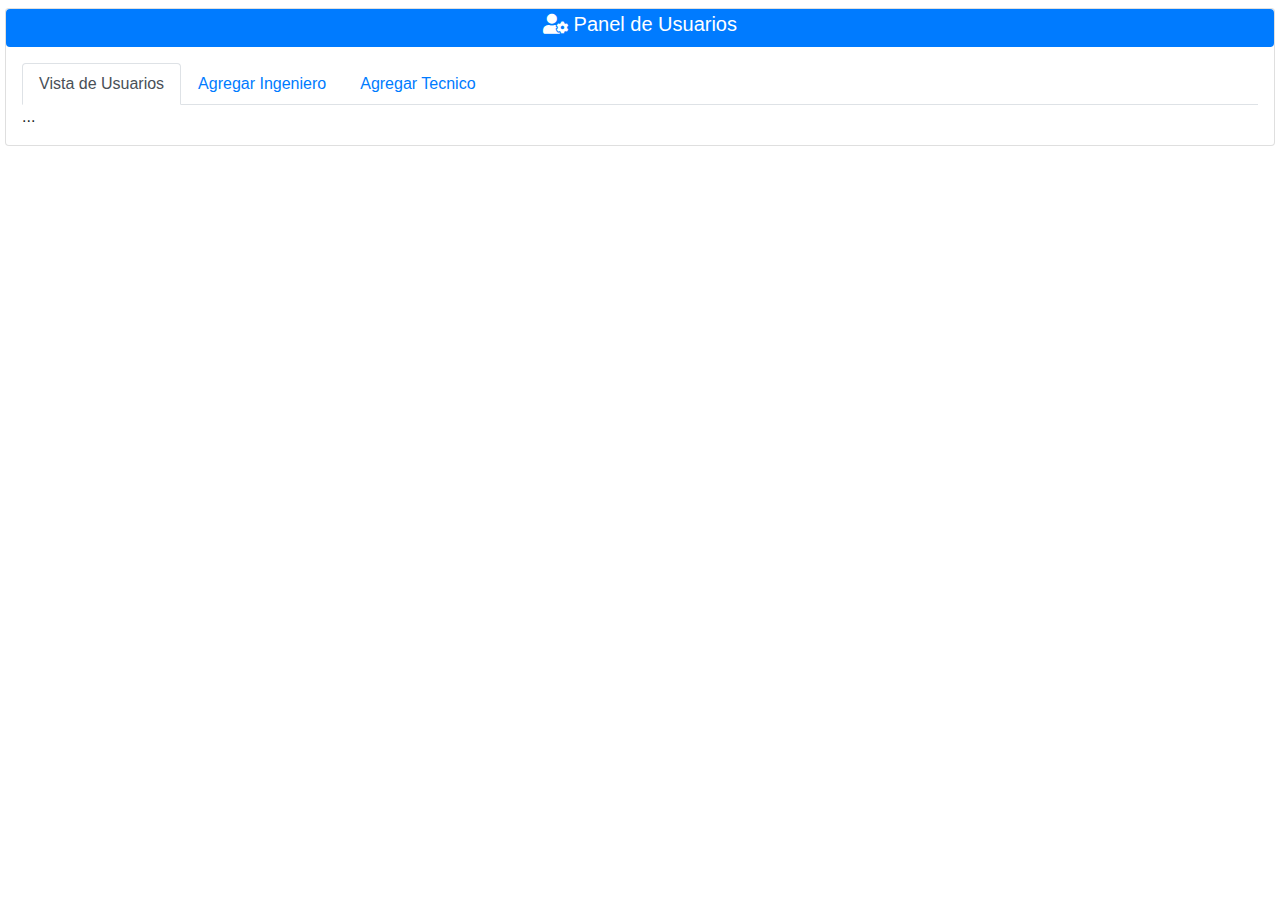
<file: UsuariosGrid.html>
<!DOCTYPE html>
<html lang="en">

<head>

    <meta charset="utf-8">
    <meta http-equiv="X-UA-Compatible" content="IE=edge">
    <meta name="viewport" content="width=device-width, initial-scale=1, shrink-to-fit=no">
    <meta name="description" content="">
    <meta name="author" content="">

    <title>Eme Soft |Usuarios</title>

    <!-- Custom fonts for this template-->
    <link href="vendor/fontawesome-free/css/all.min.css" rel="stylesheet" type="text/css">

    <!-- Page level plugin CSS-->
    <link href="vendor/datatables/dataTables.bootstrap4.css" rel="stylesheet">

    <!-- Custom styles for this template-->
    <link href="css/sb-admin.css" rel="stylesheet">

</head>

<body id="page-top">

    <!-- <nav class="navbar navbar-expand navbar-dark bg-dark static-top">

        <a class="navbar-brand mr-1" href="index.html">Start Bootstrap</a>

        <button class="btn btn-link btn-sm text-white order-1 order-sm-0" id="sidebarToggle" href="#">
      <i class="fas fa-bars"></i>
    </button>

        <!-- Navbar Search -->
    <!--  <form class="d-none d-md-inline-block form-inline ml-auto mr-0 mr-md-3 my-2 my-md-0">
            <div class="input-group">
                <input type="text" class="form-control" placeholder="Search for..." aria-label="Search" aria-describedby="basic-addon2">
                <div class="input-group-append">
                    <button class="btn btn-primary" type="button">
            <i class="fas fa-search"></i>
          </button>
                </div>
            </div>
        </form> -->

    <!-- Navbar -->
    <!--  <ul class="navbar-nav ml-auto ml-md-0">
            <li class="nav-item dropdown no-arrow mx-1">
                <a class="nav-link dropdown-toggle" href="#" id="alertsDropdown" role="button" data-toggle="dropdown" aria-haspopup="true" aria-expanded="false">
                    <i class="fas fa-bell fa-fw"></i>
                    <span class="badge badge-danger">9+</span>
                </a>
                <div class="dropdown-menu dropdown-menu-right" aria-labelledby="alertsDropdown">
                    <a class="dropdown-item" href="#">Action</a>
                    <a class="dropdown-item" href="#">Another action</a>
                    <div class="dropdown-divider"></div>
                    <a class="dropdown-item" href="#">Something else here</a>
                </div>
            </li>
            <li class="nav-item dropdown no-arrow mx-1">
                <a class="nav-link dropdown-toggle" href="#" id="messagesDropdown" role="button" data-toggle="dropdown" aria-haspopup="true" aria-expanded="false">
                    <i class="fas fa-envelope fa-fw"></i>
                    <span class="badge badge-danger">7</span>
                </a>
                <div class="dropdown-menu dropdown-menu-right" aria-labelledby="messagesDropdown">
                    <a class="dropdown-item" href="#">Action</a>
                    <a class="dropdown-item" href="#">Another action</a>
                    <div class="dropdown-divider"></div>
                    <a class="dropdown-item" href="#">Something else here</a>
                </div>
            </li>
            <li class="nav-item dropdown no-arrow">
                <a class="nav-link dropdown-toggle" href="#" id="userDropdown" role="button" data-toggle="dropdown" aria-haspopup="true" aria-expanded="false">
                    <i class="fas fa-user-circle fa-fw"></i>
                </a>
                <div class="dropdown-menu dropdown-menu-right" aria-labelledby="userDropdown">
                    <a class="dropdown-item" href="#">Settings</a>
                    <a class="dropdown-item" href="#">Activity Log</a>
                    <div class="dropdown-divider"></div>
                    <a class="dropdown-item" href="#" data-toggle="modal" data-target="#logoutModal">Logout</a>
                </div>
            </li>
        </ul>

       </nav> -->

    <div id="wrapper">

        <div id="content-wrapper">

            <div class="container-fluid">


                <!-- Area de Administrador de usuarios-->
                <div class="card mb-3">
                    <!--  <div class="card-header">
                        <i class="fas fa-chart-area"></i> Administrador de Usuarios</div>-->

                    <span class="text-center badge badge-primary"><h5><i class="fas fa-user-cog"></i>    Panel de Usuarios</h5></span>
                    <div class="card-body">
                        <!-- Area de prueba-->
                        <nav>
                            <div class="nav nav-tabs" id="nav-tab" role="tablist">
                                <a class="nav-item nav-link active" id="nav-home-tab" data-toggle="tab" href="#nav-home" role="tab" aria-controls="nav-home" aria-selected="true">Vista de Usuarios</a>
                                <a class="nav-item nav-link" id="nav-profile-tab" data-toggle="tab" href="#nav-ingeniero" role="tab" aria-controls="nav-profile" aria-selected="false">Agregar Ingeniero</a>
                                <a class="nav-item nav-link" id="nav-contact-tab" data-toggle="tab" href="#nav-tecnico" role="tab" aria-controls="nav-contact" aria-selected="false">Agregar Tecnico</a>
                            </div>
                        </nav>
                        <div class="tab-content" id="nav-tabContent">
                            <div class="tab-pane fade show active" id="nav-home" role="tabpanel" aria-labelledby="nav-home-tab">...</div>
                            <!-- formulario de agregar usuario-->
                            <div class="tab-pane fade" id="nav-ingeniero" role="tabpanel" aria-labelledby="nav-profile-tab">
                                <!-- contendo form usuario-->
                                <div class="row justify-content-md-center">





                                    <form action="">

                                        <!-- NOMBRE Y APELLIDOS USUARIO-->
                                        <div class="form-group">

                                            <blockquote class="blockquote text-center">
                                                <p class="h3"></p>
                                                <p class="h3"><i class="fas fa-user-tie"></i></p>
                                                <p class="h3">Nuevo Ingeniero de Area</p>
                                                <footer class="blockquote-footer">Ingresa los datos<cite title="Source Title"></cite></footer>
                                            </blockquote>
                                        </div>
                                        <div class="form-row">

                                            <div class="form-group col-md-6">
                                                <input type="text" class="form-control" placeholder="First name">
                                            </div>
                                            <div class="form-group col-md-6">
                                                <input type="text" class="form-control" placeholder="Last name">
                                            </div>
                                        </div>
                                        <div class="form-group">
                                            <input type="email" class="form-control" id="inputEmail4" placeholder="Correo Electronico">
                                        </div>

                                        <div class="form-group">
                                            <input type="password" class="form-control" id="inputPassword4" placeholder="Password">
                                        </div>
                                        <div class="form-group">

                                            <input type="text" class="form-control" id="inputAddress" placeholder="Direccion">
                                        </div>


                                        <div class="form-row">
                                            <div class="form-group col-md-6">
                                                <select id="inputCiudad" class="form-control">
                                              <option selected>Ciudad o Poblacion...</option>
                                              <option>Guadalajara</option>
                                              <option>Zapopan</option>
                                              <option>ZMG</option>
                                            </select>
                                            </div>
                                            <div class="form-group col-md-4">
                                                <select id="inputState" class="form-control">
                                      <option selected>Estado...</option>
                                      <option>Jalisco</option>                                
                                    </select>
                                            </div>
                                            <div class="form-group col-md-2">
                                                <input type="text" class="form-control" id="inputZip" placeholder="C.P">
                                            </div>
                                        </div>
                                        <hr class="my-4">
                                        <!-- DIVISION DE FORMULARIO -->
                                        <div class="form-row">
                                            <!-- Check box de privilegios -->
                                            <div class="form-group col-md-6">
                                                <div class="custom-control custom-switch">
                                                    <input type="checkbox" class="custom-control-input" id="customSwitch1">
                                                    <label class="custom-control-label" for="customSwitch1">Eliminar Registros</label>
                                                </div>
                                            </div>
                                            <div class="form-group col-md-6">
                                                <div class="custom-control custom-switch">
                                                    <input type="checkbox" class="custom-control-input" id="customSwitch2">
                                                    <label class="custom-control-label" for="customSwitch2">Agregar Nuevas Maquinas</label>
                                                </div>
                                            </div>
                                        </div>
                                        <!-- fin Check box de privilegios -->
                                        <hr class="my-4">
                                        <!-- division linea -->
                                        <div class="form-group">
                                            <div class="form-check">
                                                <input class="form-check-input" type="checkbox" id="gridCheck">
                                                <label class="form-check-label" for="gridCheck">
                                      Confirmo que los datos son correctos
                                    </label>
                                            </div>
                                        </div>

                                        <button type="submit" class="btn btn-primary btn-lg btn-block" data-toggle="modal" data-target="#exampleModal">Confirmar</button>
                                    </form>
                                </div>
                                <!-- /contenido form usuario-->
                            </div>
                            <!-- /formulario de agregar usuario-->
                            <div class="tab-pane fade" id="nav-tecnico" role="tabpanel" aria-labelledby="nav-contact-tab">
                                <!-- formulario de agregar usuario-->

                                <!-- contendo form usuario-->
                                <div class="row justify-content-md-center">

                                    <form action="">

                                        <!-- NOMBRE Y APELLIDOS USUARIO-->
                                        <div class="form-group">
                                            <blockquote class="blockquote text-center">
                                                <p class="h3"></p>
                                                <p class="h3"><i class="fas fa-people-carry"></i></p>
                                                <p class="h3">Nuevo Tecnico</p>
                                                <footer class="blockquote-footer">Ingresa los datos<cite title="Source Title"></cite></footer>
                                            </blockquote>
                                        </div>
                                        <div class="form-row">

                                            <div class="form-group col-md-6">
                                                <input type="text" class="form-control" placeholder="First name">
                                            </div>
                                            <div class="form-group col-md-6">
                                                <input type="text" class="form-control" placeholder="Last name">
                                            </div>
                                        </div>
                                        <div class="form-group">
                                            <input type="email" class="form-control" id="inputEmail4" placeholder="Correo Electronico">
                                        </div>

                                        <div class="form-group">
                                            <input type="password" class="form-control" id="inputPassword4" placeholder="Password">
                                        </div>
                                        <div class="form-group">

                                            <input type="text" class="form-control" id="inputAddress" placeholder="Direccion">
                                        </div>


                                        <div class="form-row">
                                            <div class="form-group col-md-6">
                                                <select id="inputCiudad" class="form-control">
                <option selected>Ciudad o Poblacion...</option>
                <option>Guadalajara</option>
                <option>Zapopan</option>
                <option>ZMG</option>
              </select>
                                            </div>
                                            <div class="form-group col-md-4">
                                                <select id="inputState" class="form-control">
        <option selected>Estado...</option>
        <option>Jalisco</option>                                
      </select>
                                            </div>
                                            <div class="form-group col-md-2">
                                                <input type="text" class="form-control" id="inputZip" placeholder="C.P">
                                            </div>
                                        </div>
                                        <hr class="my-4">
                                        <!-- DIVISION DE FORMULARIO -->
                                        <div class="form-row">
                                            <!-- Check box de privilegios -->
                                            <div class="form-group col-md-6">
                                                <div class="custom-control custom-switch">
                                                    <input type="checkbox" class="custom-control-input" id="customSwitch3">
                                                    <label class="custom-control-label" for="customSwitch3">Registrar Mantto Realizado</label>
                                                </div>
                                            </div>
                                            <div class="form-group col-md-6">
                                                <div class="custom-control custom-switch">
                                                    <input type="checkbox" class="custom-control-input" id="customSwitch4">
                                                    <label class="custom-control-label" for="customSwitch4">Enviar Solicitud de Materiales</label>
                                                </div>
                                            </div>
                                        </div>
                                        <!-- fin Check box de privilegios -->
                                        <hr class="my-4">
                                        <!-- division linea -->
                                        <div class="form-group">
                                            <div class="form-check">
                                                <input class="form-check-input" type="checkbox" id="gridCheck">
                                                <label class="form-check-label" for="gridCheck">
        Confirmo que los datos son correctos
      </label>
                                            </div>
                                        </div>

                                        <button type="submit" class="btn btn-primary btn-lg btn-block" data-toggle="modal" data-target="#exampleModal">Confirmar</button>
                                    </form>
                                </div>
                                <!-- /contenido form usuario-->

                                <!-- /formulario de agregar usuario-->


                            </div>
                        </div>
                        <!-- fin Area de prueba-->

                    </div>




                </div>

            </div>
            <!-- /.contanier-fluid -->




        </div>
        <!-- /.content-wrapper -->

    </div>
    <!-- /#wrapper -->
    <!-- Modal de confirmacion de formulario usuario -->
    <div class="modal" id="modalsalirIframe" tabindex="-1" role="dialog">
        <div class="modal-dialog" role="document">
            <div class="modal-content">
                <div class="modal-header">
                    <h5 class="modal-title">Atencion !</h5>
                    <button type="button" class="close" data-dismiss="modal" aria-label="Close">
                <span aria-hidden="true">&times;</span>
              </button>
                </div>
                <div class="modal-body">
                    <p>Salir de la Vista Actual - Se Perderan los datos Ingresados</p>
                </div>
                <div class="modal-footer">
                    <button type="button" class="btn btn-primary">Continuar</button>
                    <button type="button" class="btn btn-secondary" data-dismiss="modal">Salir</button>
                </div>
            </div>
        </div>
    </div>
    <!-- Scroll to Top Button-->
    <a class="scroll-to-top rounded" href="#page-top">
        <i class="fas fa-angle-up"></i>
    </a>



    <!-- Bootstrap core JavaScript-->
    <script src="vendor/jquery/jquery.min.js"></script>
    <script src="vendor/bootstrap/js/bootstrap.bundle.min.js"></script>

    <!-- Core plugin JavaScript-->
    <script src="vendor/jquery-easing/jquery.easing.min.js"></script>

    <!-- Page level plugin JavaScript-->
    <script src="vendor/chart.js/Chart.min.js"></script>

    <!-- Custom scripts for all pages-->
    <script src="js/sb-admin.min.js"></script>

    <!-- Demo scripts for this page-->
    <script src="js/demo/chart-area-demo.js"></script>
    <script src="js/demo/chart-bar-demo.js"></script>
    <script src="js/demo/chart-pie-demo.js"></script>

</body>

</html>
</file>
